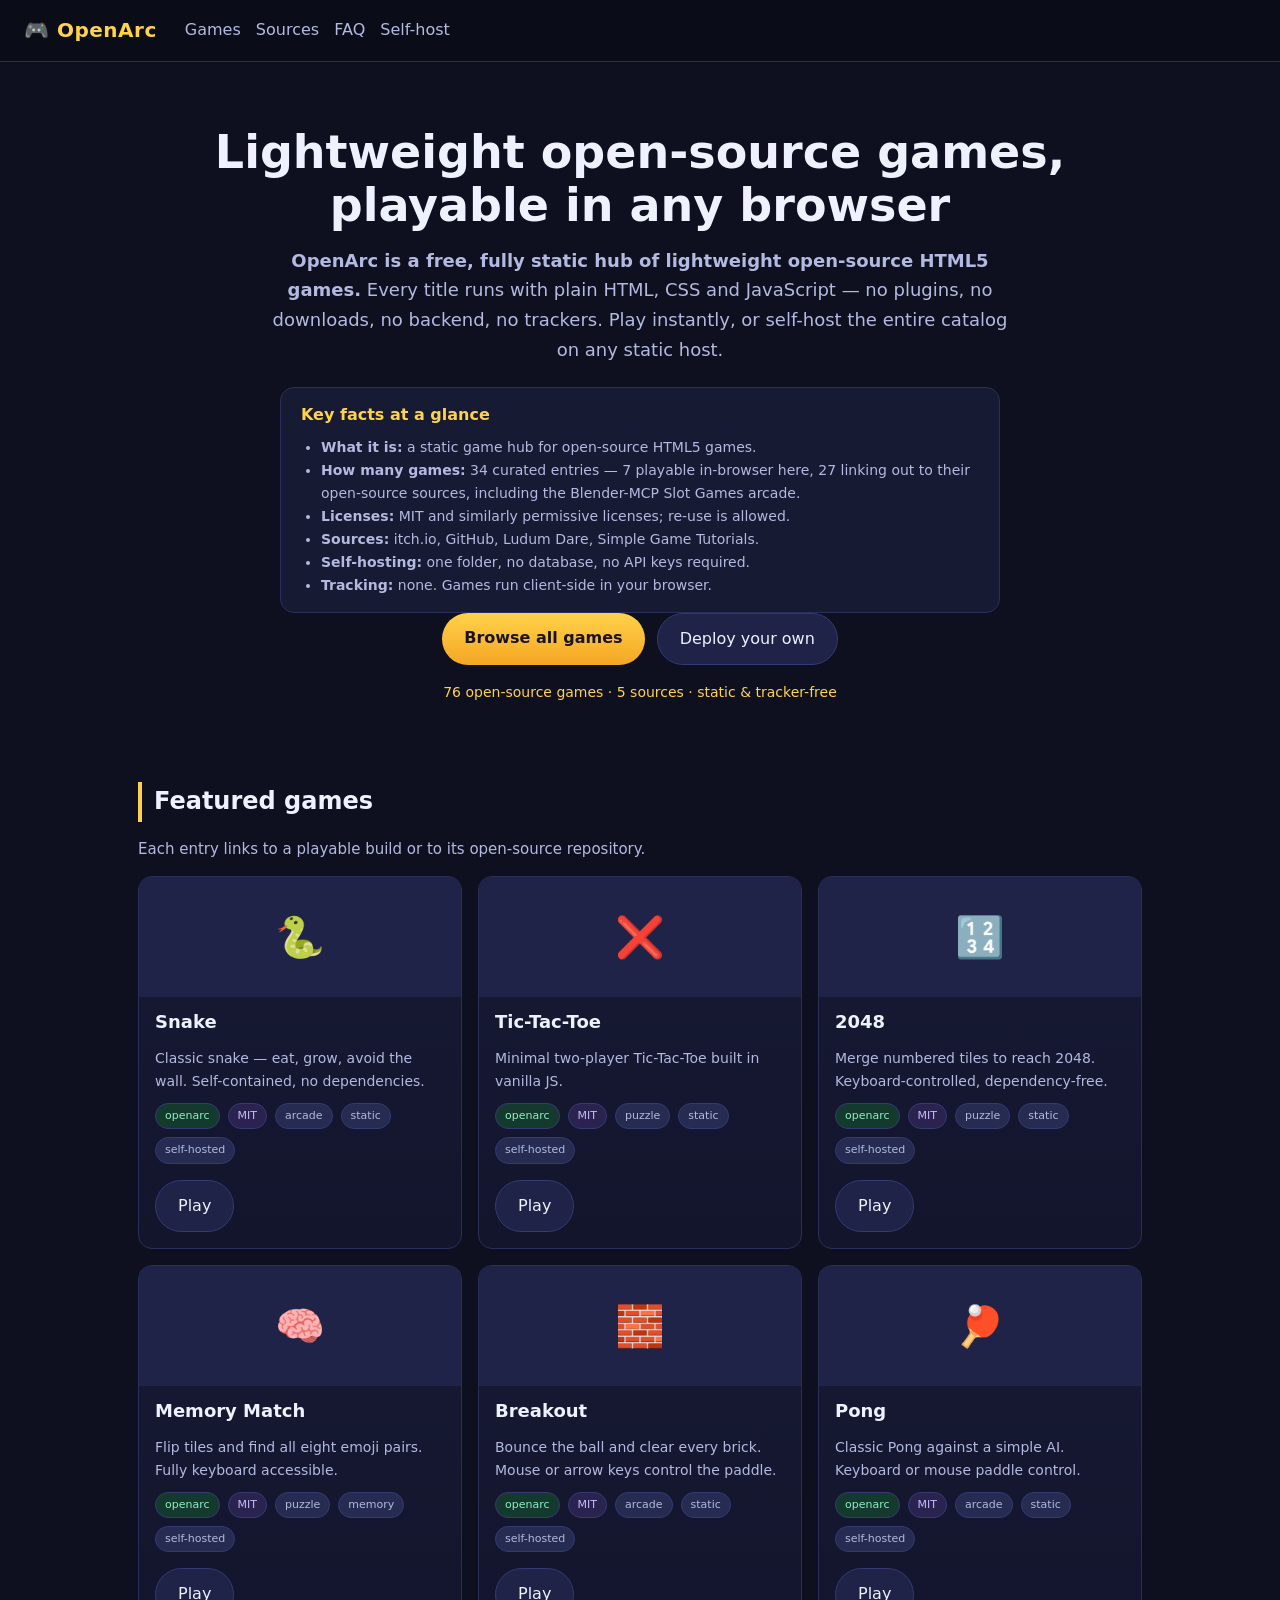
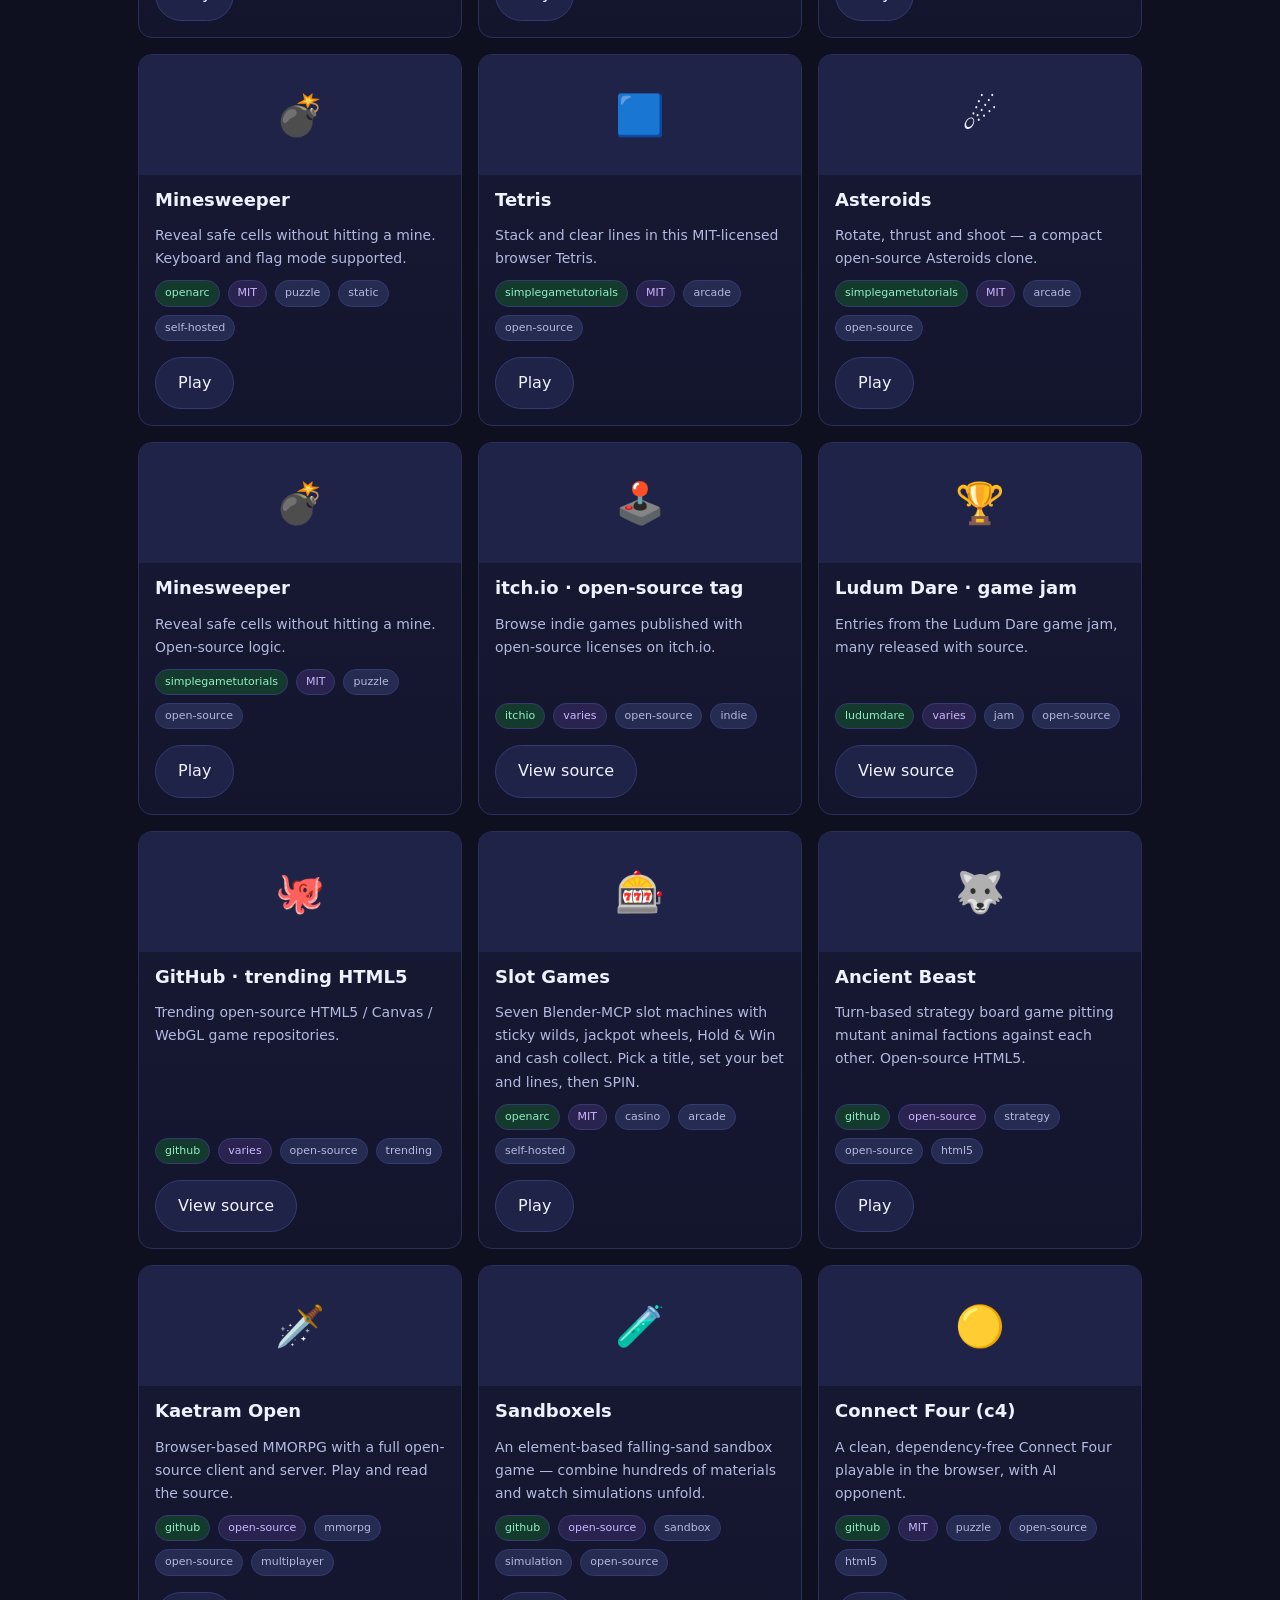
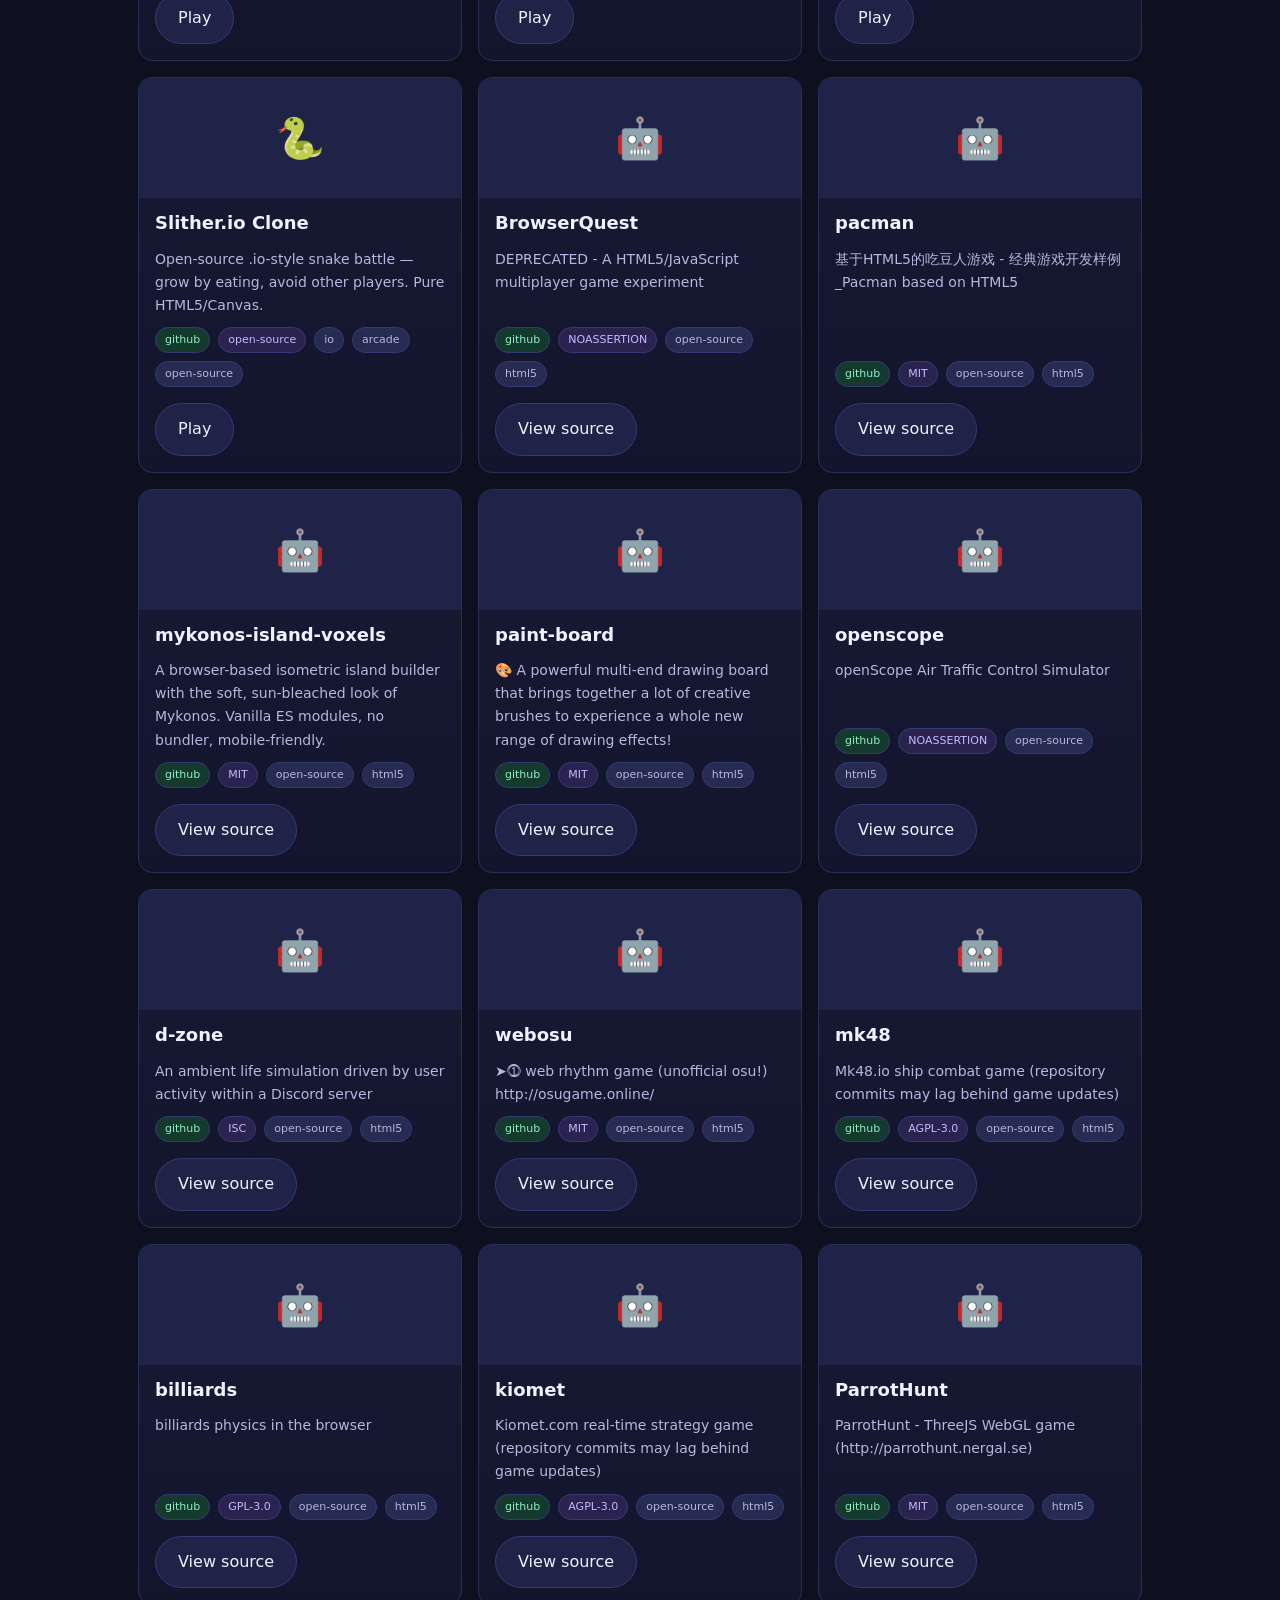
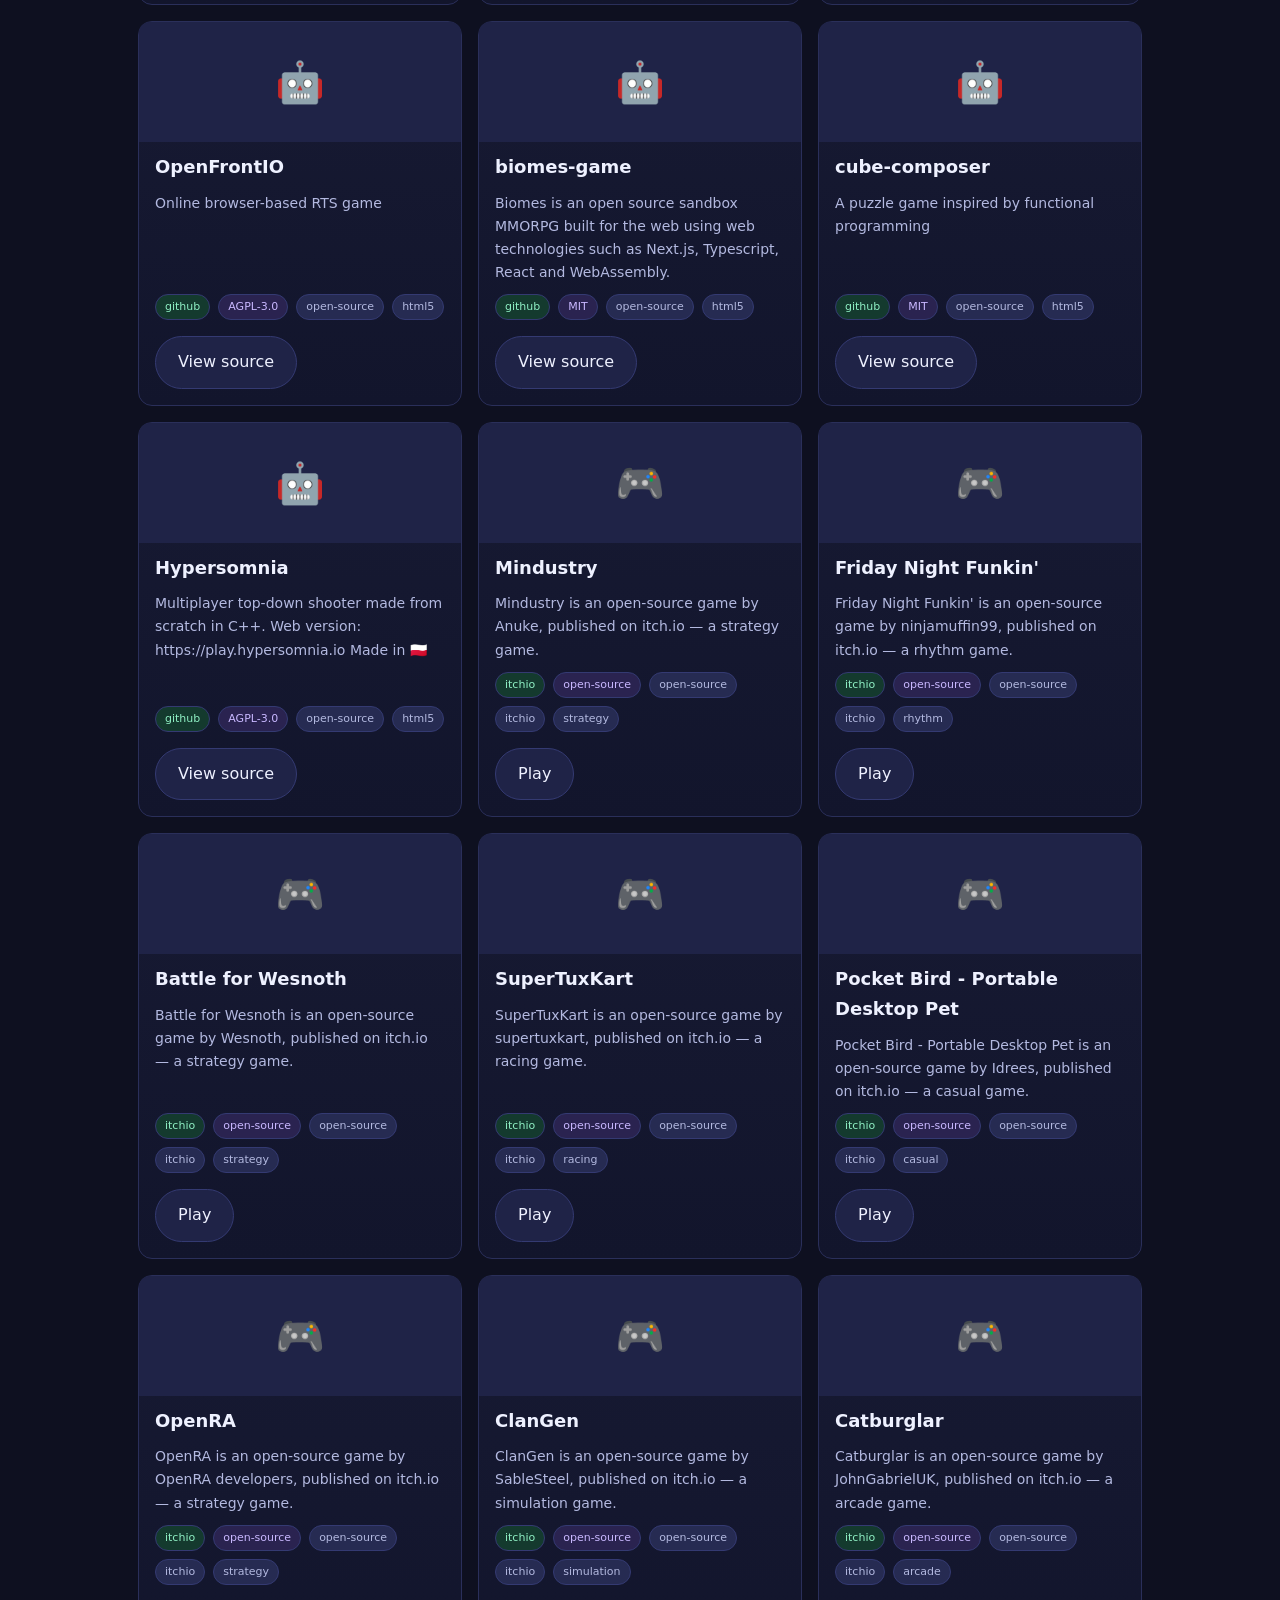
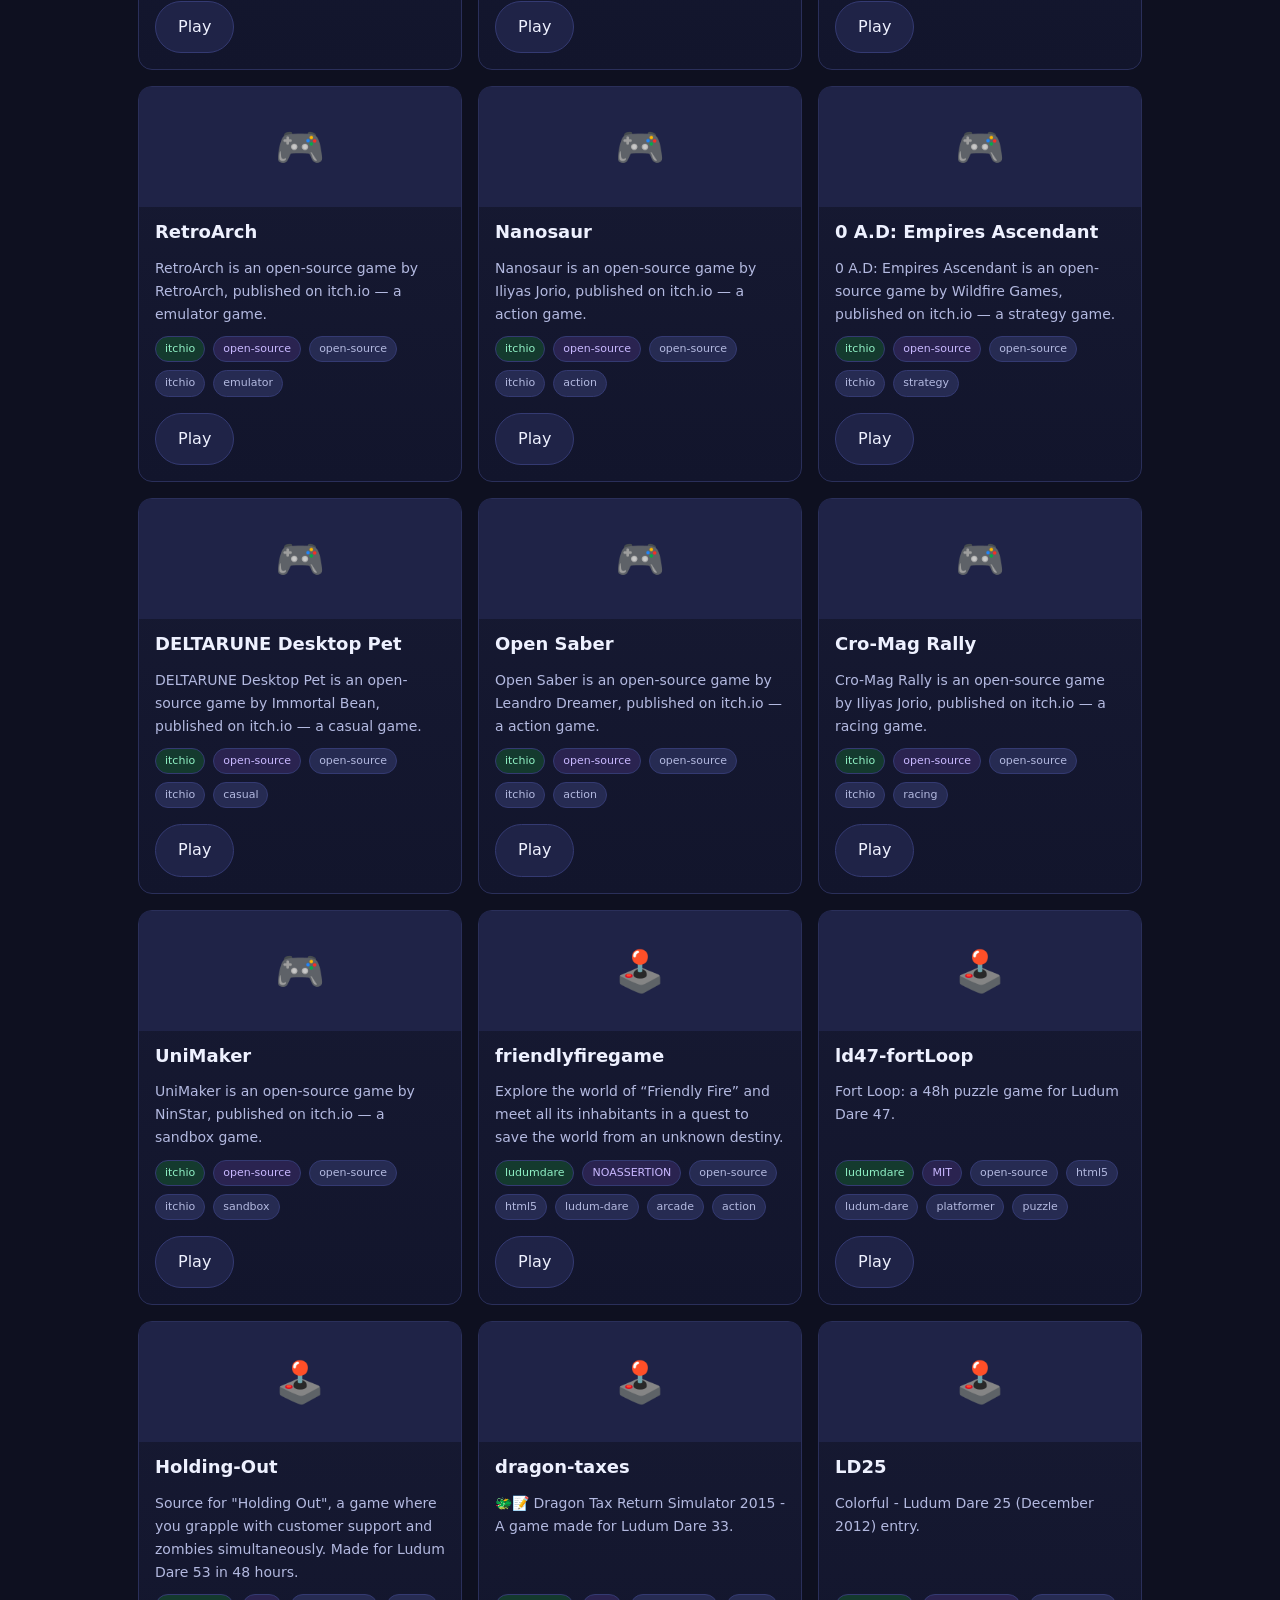
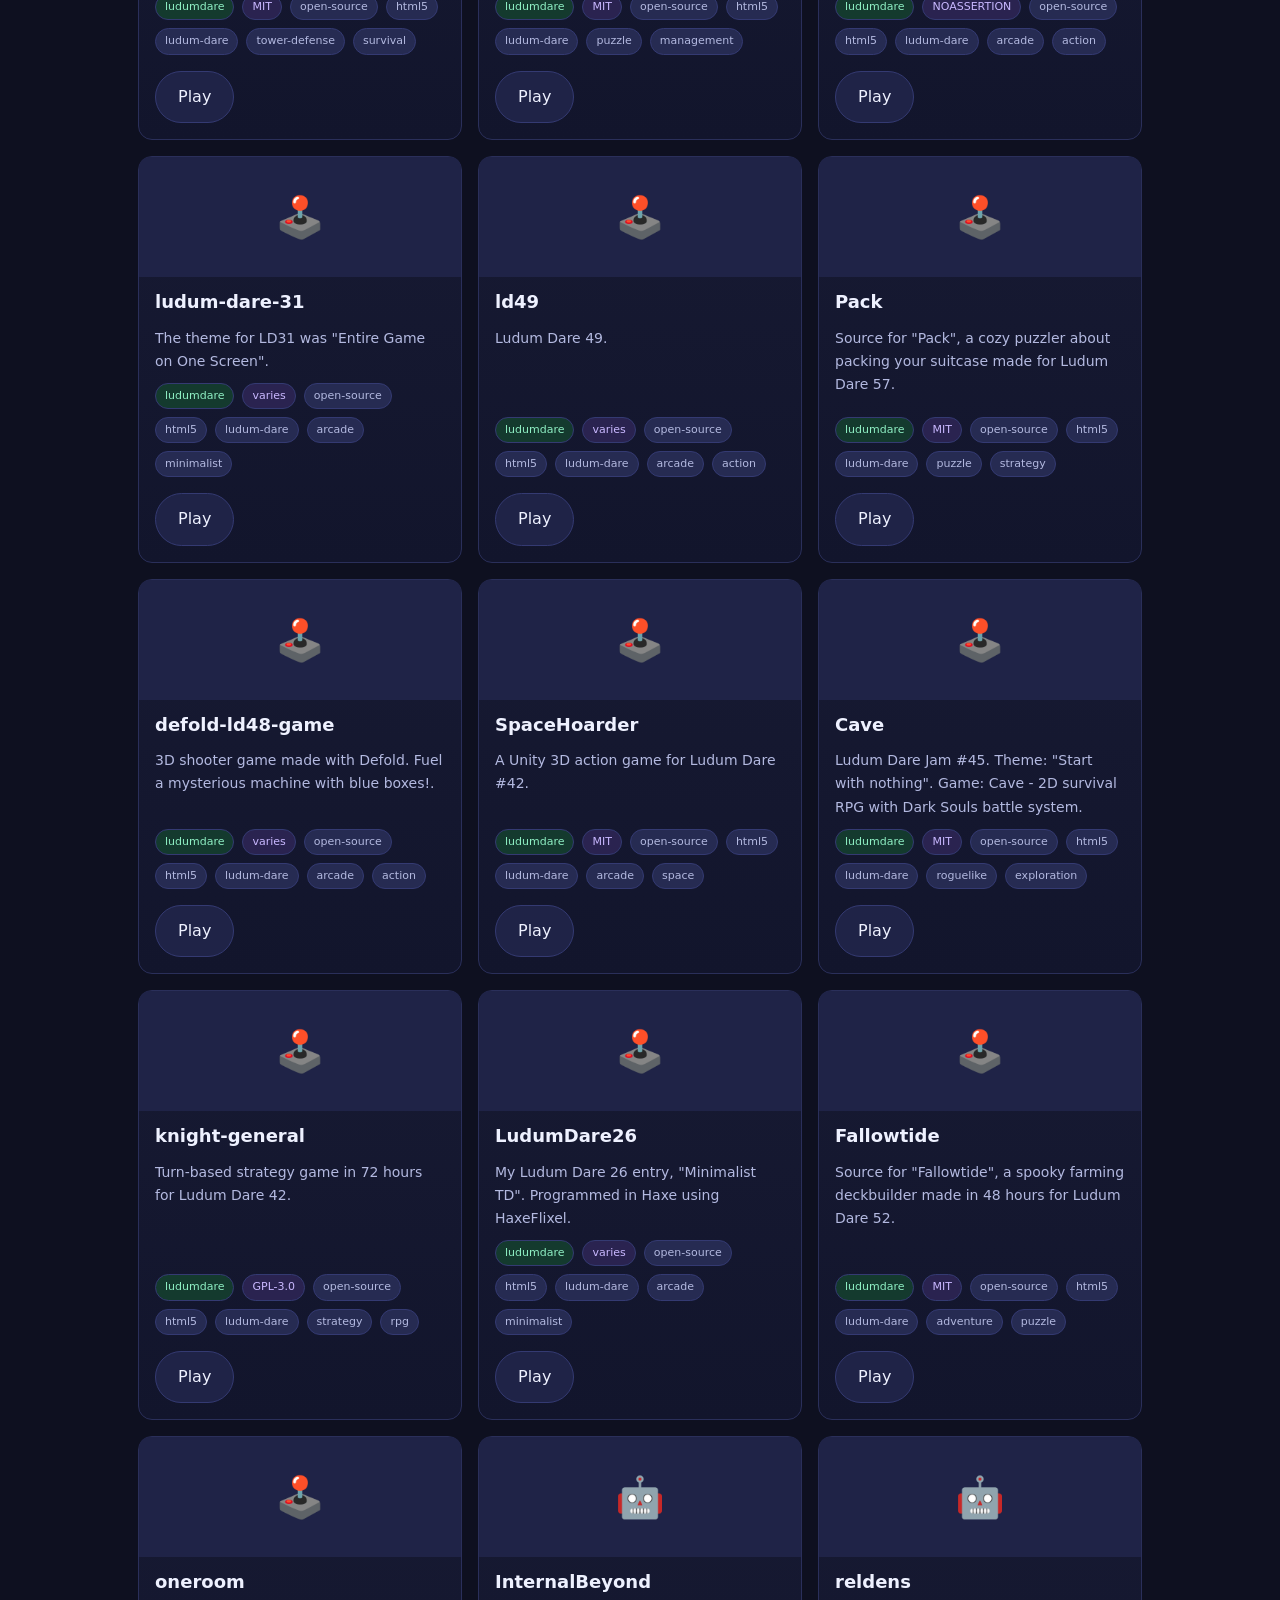
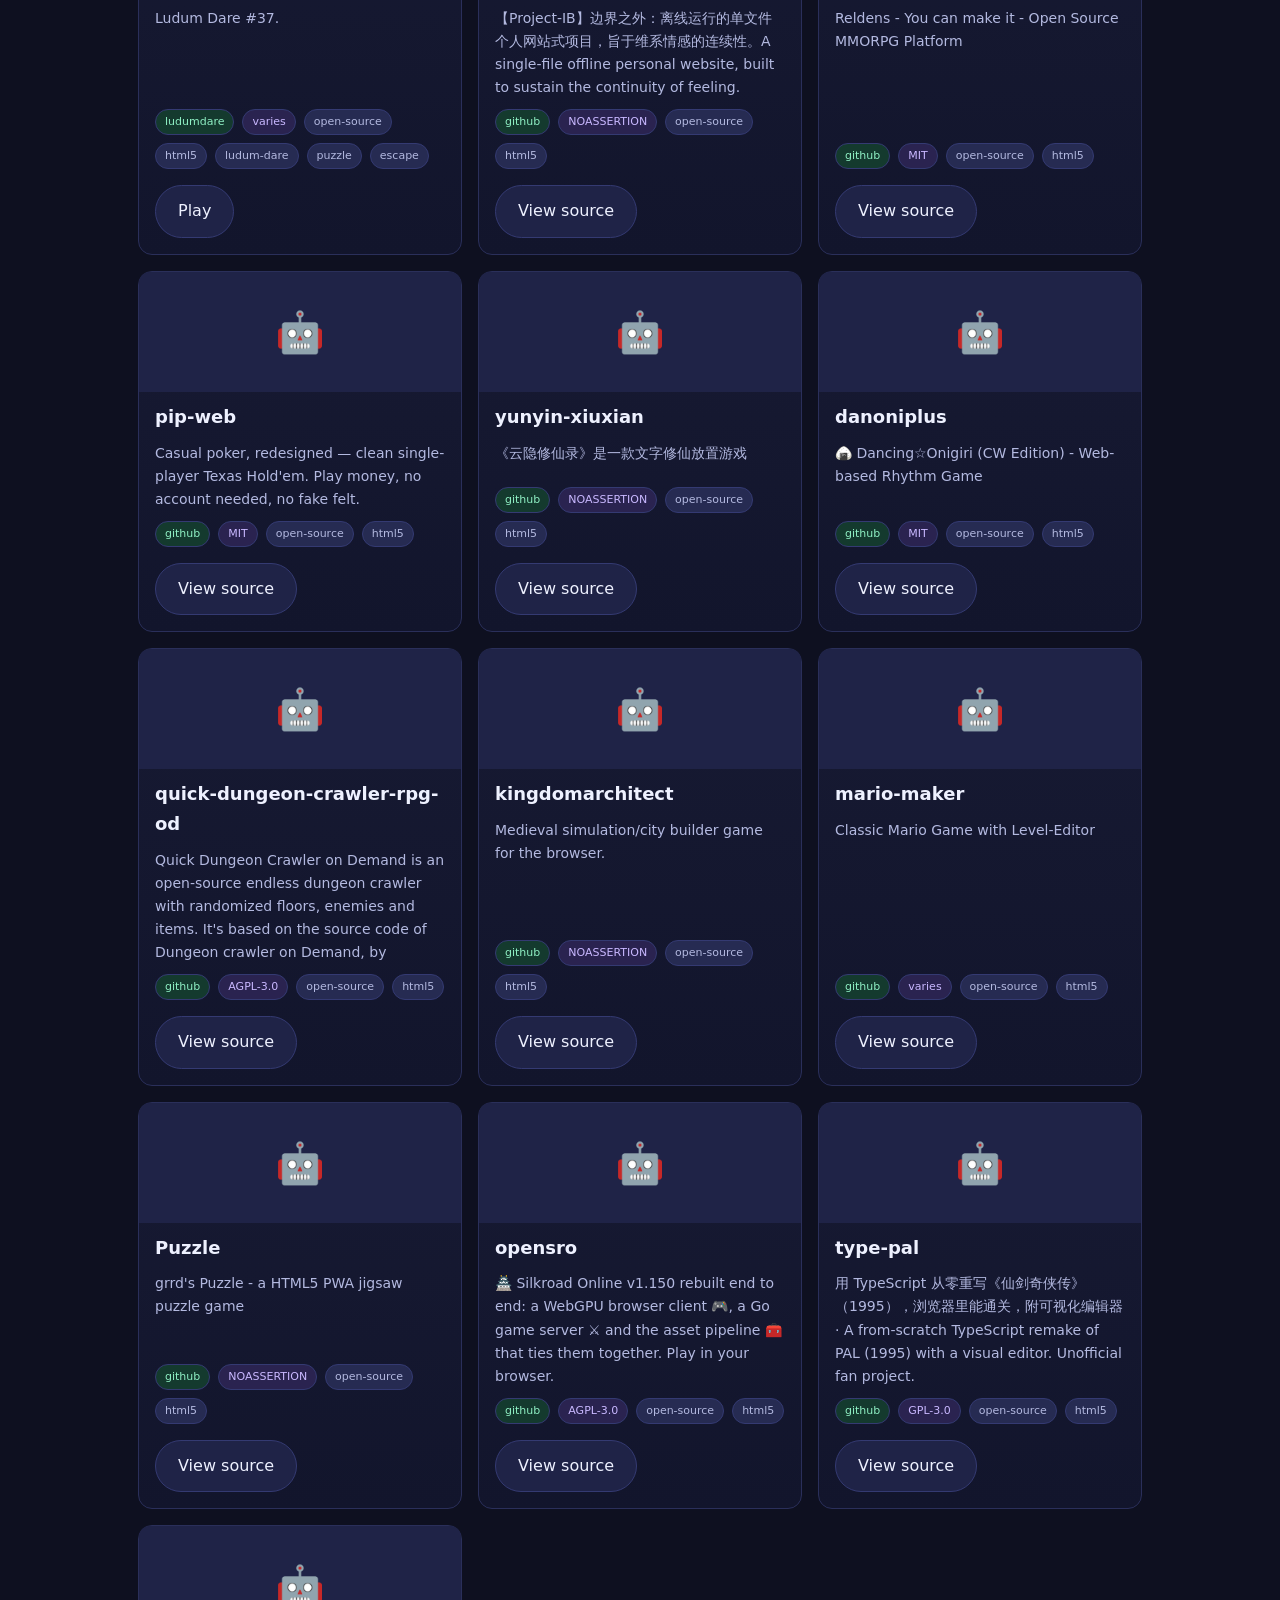
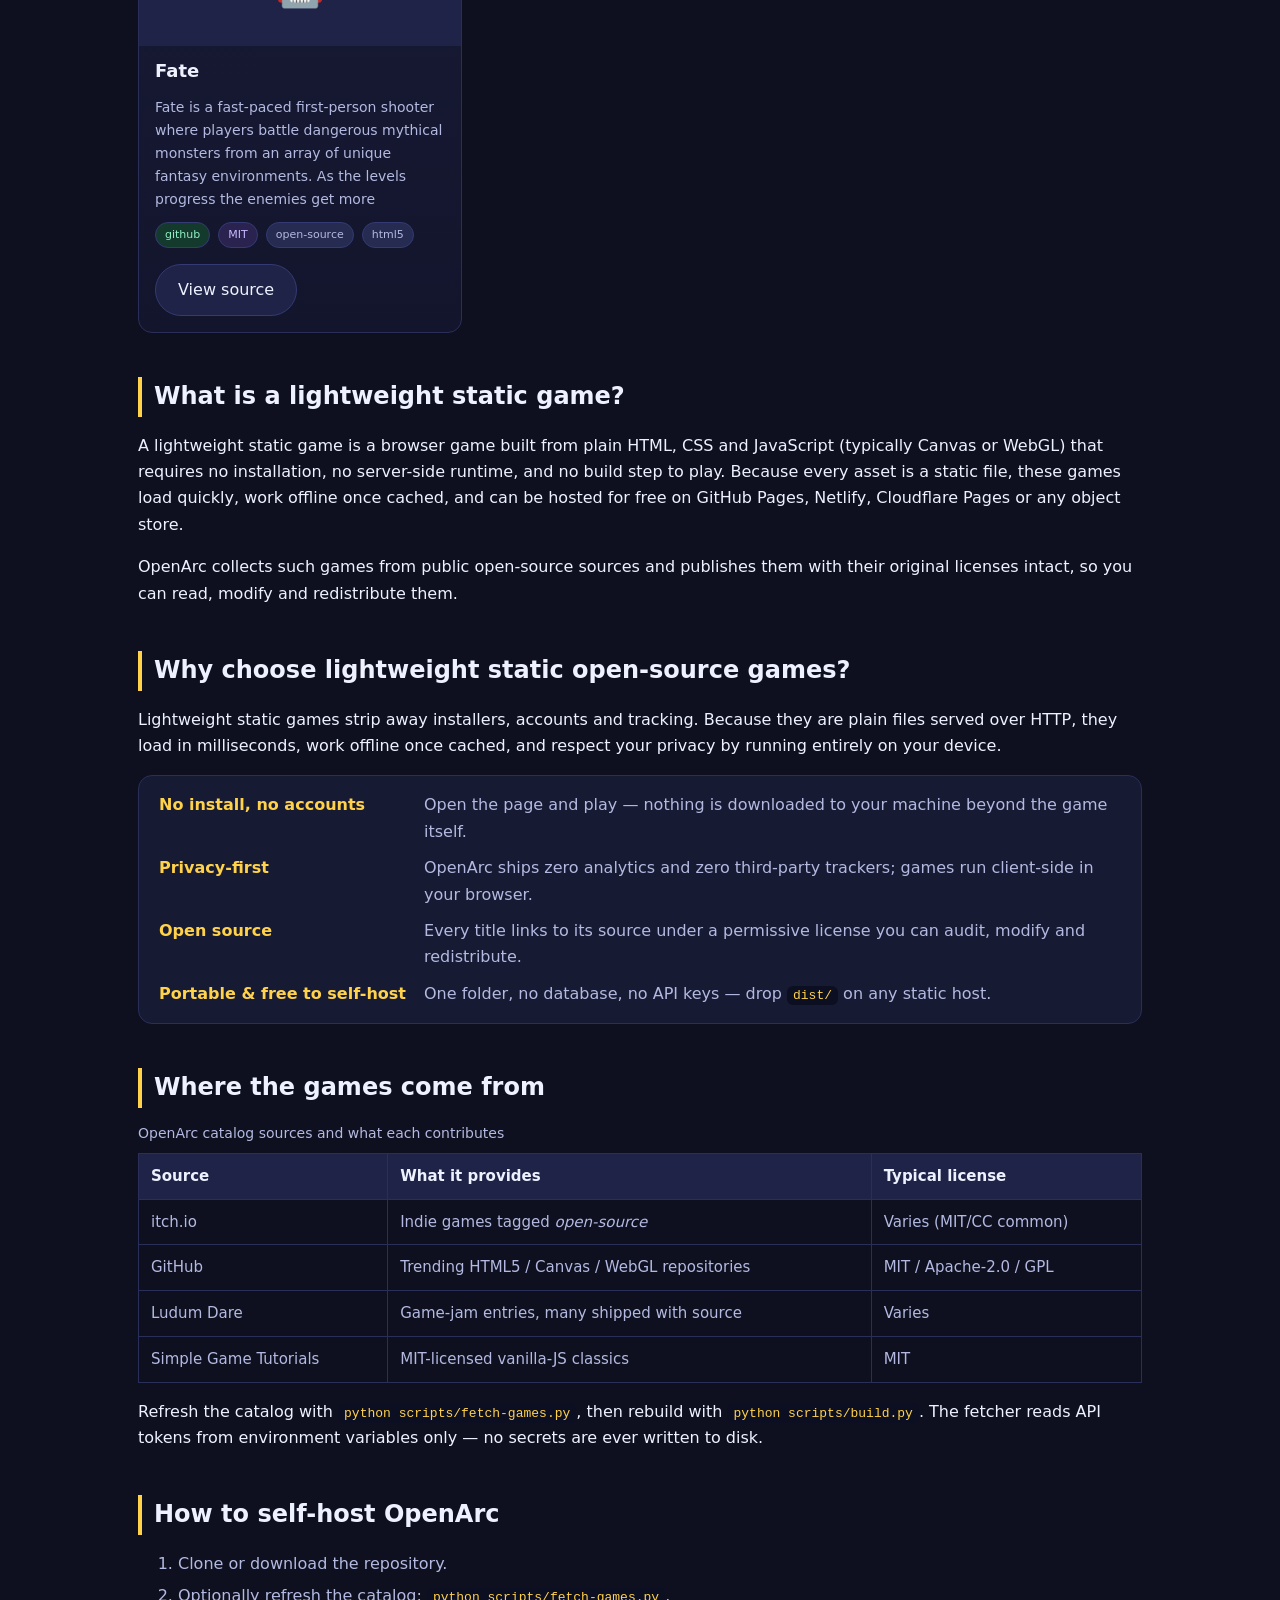
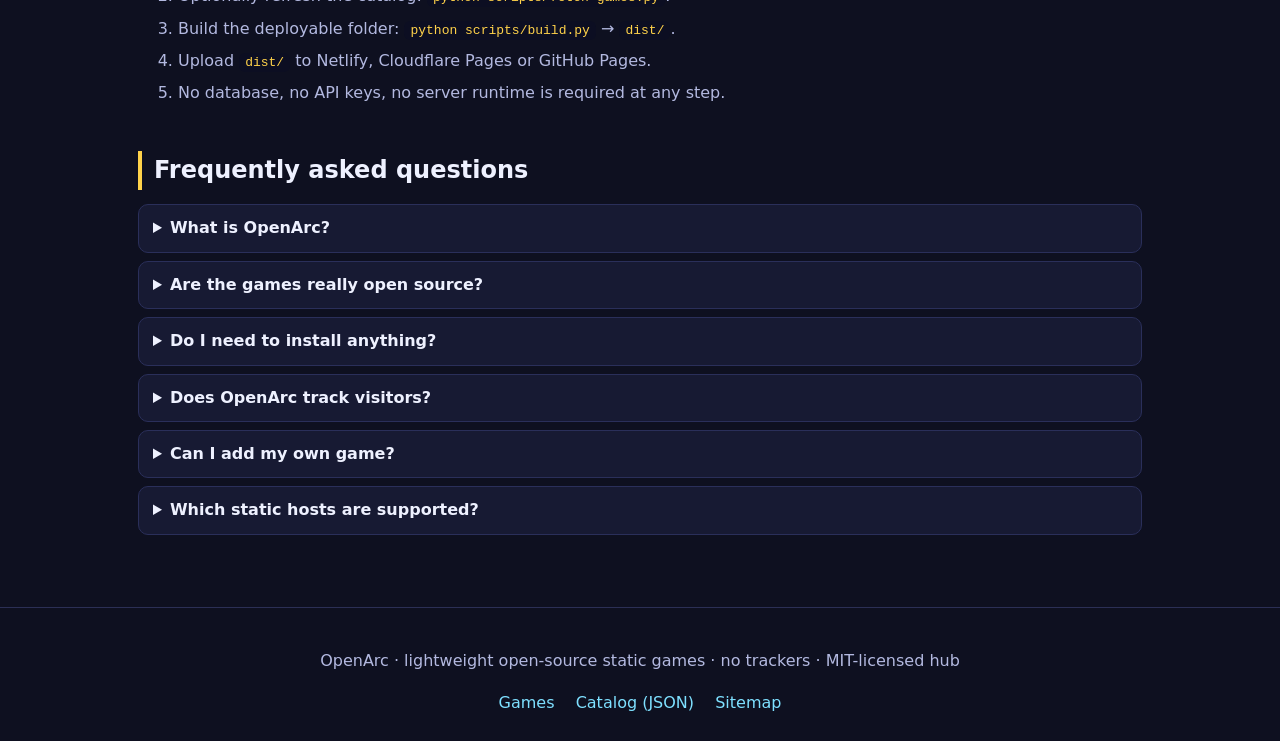
<file: index.html>
<!DOCTYPE html>
<html lang="en">
<head>
  <meta charset="UTF-8" />
  <meta name="viewport" content="width=device-width, initial-scale=1.0" />
  <title>OpenArc — Lightweight Open-Source Static Games You Can Self-Host</title>

  <!-- ============ Core SEO ============ -->
  <meta name="description" content="OpenArc is a free, static hub of lightweight open-source HTML5 games. Play 10+ dependency-free browser games or self-host the whole site. Sources: itch.io, GitHub, Ludum Dare, Simple Game Tutorials." />
  <meta name="keywords" content="open source games, static games, HTML5 games, lightweight browser games, self-host games, itch.io open source, Ludum Dare, Simple Game Tutorials, no download games" />
  <meta name="author" content="OpenArc" />
  <meta name="publisher" content="OpenArc" />
  <meta name="robots" content="index, follow, max-snippet:-1, max-image-preview:large, max-video-preview:-1" />
  <meta name="googlebot" content="index, follow" />
  <meta name="theme-color" content="#0e1020" />
  <meta name="color-scheme" content="dark" />
  <link rel="canonical" href="https://openarc.example.com/" />
  <!--HREFLANG-->
  <link rel="alternate" type="application/json" href="/data/games.json" title="OpenArc game catalog (JSON)" />

  <!-- ============ Open Graph ============ -->
  <meta property="og:type" content="website" />
  <meta property="og:site_name" content="OpenArc" />
  <meta property="og:locale" content="en_US" />
  <meta property="og:title" content="OpenArc — Lightweight Open-Source Static Games You Can Self-Host" />
  <meta property="og:description" content="Play 10+ dependency-free open-source HTML5 games, or self-host the entire static hub. No installs, no trackers, MIT-friendly licenses." />
  <meta property="og:url" content="https://openarc.example.com/" />
  <meta property="og:image" content="https://openarc.example.com/assets/img/cover.png" />
  <meta property="og:image:secure_url" content="https://openarc.example.com/assets/img/cover.png" />
  <meta property="og:image:type" content="image/png" />
  <meta property="og:image:width" content="1200" />
  <meta property="og:image:height" content="630" />
  <meta property="og:image:alt" content="OpenArc logo on a dark gradient — lightweight open-source static games." />

  <!-- ============ Twitter Card ============ -->
  <meta name="twitter:card" content="summary_large_image" />
  <meta name="twitter:site" content="@openarc" />
  <meta name="twitter:creator" content="@openarc" />
  <meta name="twitter:title" content="OpenArc — Lightweight Open-Source Static Games" />
  <meta name="twitter:description" content="Play or self-host 10+ dependency-free open-source HTML5 games. No installs, no trackers." />
  <meta name="twitter:image" content="https://openarc.example.com/assets/img/cover.png" />
  <meta name="twitter:image:alt" content="OpenArc — lightweight open-source static games." />

  <!-- ============ Performance ============ -->
  <link rel="preload" href="/assets/css/style.css" as="style" />
  <link rel="stylesheet" href="/assets/css/style.css" />
  <link rel="icon" href="data:image/svg+xml,<svg xmlns='http://www.w3.org/2000/svg' viewBox='0 0 16 16'><text y='14' font-size='14'>🎮</text></svg>" />

  <!-- ============ Structured data ============ -->
  <!--SITE_JSONLD-->
  <script type="application/ld+json">
  {"@context":"https://schema.org","@type":"BreadcrumbList","itemListElement":[
    {"@type":"ListItem","position":1,"name":"Home","item":"https://openarc.example.com/"},
    {"@type":"ListItem","position":2,"name":"Games","item":"https://openarc.example.com/games.html"}]}
  </script>
  <!--ITEMLIST_JSONLD-->
</head>
<body>
  <a class="skip-link" href="#main">Skip to main content</a>

  <header class="site-header">
    <a class="brand" href="/">🎮 OpenArc</a>
    <nav aria-label="Primary">
      <a href="/games.html">Games</a>
      <a href="#sources">Sources</a>
      <a href="#faq">FAQ</a>
      <a href="#selfhost">Self-host</a>
    </nav>
  </header>

  <main id="main">
    <!-- ================= HERO ================= -->
    <article class="hero" aria-labelledby="hero-h">
      <h1 id="hero-h">Lightweight open-source games, playable in any browser</h1>
      <p class="lead">
        <strong>OpenArc is a free, fully static hub of lightweight open-source HTML5 games.</strong>
        Every title runs with plain HTML, CSS and JavaScript — no plugins, no downloads, no
        backend, no trackers. Play instantly, or self-host the entire catalog on any static host.
      </p>

      <!-- GEO: extractable key-fact block for AI summarisation -->
      <section class="tldr" aria-labelledby="tldr-h">
        <h2 id="tldr-h">Key facts at a glance</h2>
        <ul>
          <li><strong>What it is:</strong> a static game hub for open-source HTML5 games.</li>
          <li><strong>How many games:</strong> 34 curated entries — 7 playable in-browser here, 27 linking out to their open-source sources, including the Blender-MCP Slot Games arcade.</li>
          <li><strong>Licenses:</strong> MIT and similarly permissive licenses; re-use is allowed.</li>
          <li><strong>Sources:</strong> itch.io, GitHub, Ludum Dare, Simple Game Tutorials.</li>
          <li><strong>Self-hosting:</strong> one folder, no database, no API keys required.</li>
          <li><strong>Tracking:</strong> none. Games run client-side in your browser.</li>
        </ul>
      </section>

      <div class="cta">
        <a class="btn primary" href="/games.html">Browse all games</a>
        <a class="btn" href="#selfhost">Deploy your own</a>
      </div>
      <p class="stats" id="stats"></p>
    </article>

    <!-- ================= GAMES (pre-rendered at build time) ================= -->
    <section aria-labelledby="featured-h">
      <h2 id="featured-h">Featured games</h2>
      <p class="section-note">
        Each entry links to a playable build or to its open-source repository.
      </p>
      <ul id="games-grid" class="grid">
        <!--STATIC_GAMES-->
      </ul>
      <noscript>
        <p class="section-note">
          JavaScript is disabled — the full catalog above is still readable, and every game link
          works directly. Browse the machine-readable list at <a href="/data/games.json">games.json</a>.
        </p>
      </noscript>
    </section>

    <!-- ================= DEFINITION (GEO) ================= -->
    <section id="about" aria-labelledby="about-h">
      <h2 id="about-h">What is a lightweight static game?</h2>
      <p>
        A lightweight static game is a browser game built from plain HTML, CSS and JavaScript
        (typically Canvas or WebGL) that requires no installation, no server-side runtime, and no
        build step to play. Because every asset is a static file, these games load quickly, work
        offline once cached, and can be hosted for free on GitHub Pages, Netlify, Cloudflare Pages
        or any object store.
      </p>
      <p>
        OpenArc collects such games from public open-source sources and publishes them with their
        original licenses intact, so you can read, modify and redistribute them.
      </p>
    </section>

    <!-- ================= WHY (GEO structured content block) ================= -->
    <section id="why" aria-labelledby="why-h">
      <h2 id="why-h">Why choose lightweight static open-source games?</h2>
      <p>
        Lightweight static games strip away installers, accounts and tracking. Because
        they are plain files served over HTTP, they load in milliseconds, work offline
        once cached, and respect your privacy by running entirely on your device.
      </p>
      <dl class="why-list">
        <dt>No install, no accounts</dt>
        <dd>Open the page and play — nothing is downloaded to your machine beyond the game itself.</dd>
        <dt>Privacy-first</dt>
        <dd>OpenArc ships zero analytics and zero third-party trackers; games run client-side in your browser.</dd>
        <dt>Open source</dt>
        <dd>Every title links to its source under a permissive license you can audit, modify and redistribute.</dd>
        <dt>Portable &amp; free to self-host</dt>
        <dd>One folder, no database, no API keys — drop <code>dist/</code> on any static host.</dd>
      </dl>
    </section>

    <!-- ================= SOURCES TABLE ================= -->
    <section id="sources" aria-labelledby="src-h">
      <h2 id="src-h">Where the games come from</h2>
      <table class="src-table">
        <caption>OpenArc catalog sources and what each contributes</caption>
        <thead>
          <tr><th scope="col">Source</th><th scope="col">What it provides</th><th scope="col">Typical license</th></tr>
        </thead>
        <tbody>
          <tr><td>itch.io</td><td>Indie games tagged <em>open-source</em></td><td>Varies (MIT/CC common)</td></tr>
          <tr><td>GitHub</td><td>Trending HTML5 / Canvas / WebGL repositories</td><td>MIT / Apache-2.0 / GPL</td></tr>
          <tr><td>Ludum Dare</td><td>Game-jam entries, many shipped with source</td><td>Varies</td></tr>
          <tr><td>Simple Game Tutorials</td><td>MIT-licensed vanilla-JS classics</td><td>MIT</td></tr>
        </tbody>
      </table>
      <p>
        Refresh the catalog with <code>python scripts/fetch-games.py</code>, then rebuild with
        <code>python scripts/build.py</code>. The fetcher reads API tokens from environment
        variables only — no secrets are ever written to disk.
      </p>
    </section>

    <!-- ================= SELF-HOST ================= -->
    <section id="selfhost" aria-labelledby="sh-h">
      <h2 id="sh-h">How to self-host OpenArc</h2>
      <ol class="steps">
        <li>Clone or download the repository.</li>
        <li>Optionally refresh the catalog: <code>python scripts/fetch-games.py</code>.</li>
        <li>Build the deployable folder: <code>python scripts/build.py</code> → <code>dist/</code>.</li>
        <li>Upload <code>dist/</code> to Netlify, Cloudflare Pages or GitHub Pages.</li>
        <li>No database, no API keys, no server runtime is required at any step.</li>
      </ol>
      <script type="application/ld+json">
      {"@context":"https://schema.org","@type":"HowTo","name":"How to self-host OpenArc",
       "description":"Deploy the OpenArc static games hub to any static host in four steps.",
       "totalTime":"PT5M",
       "step":[
         {"@type":"HowToStep","position":1,"name":"Get the source","text":"Clone or download the OpenArc repository."},
         {"@type":"HowToStep","position":2,"name":"Refresh catalog","text":"Run scripts/fetch-games.py to pull public open-source game listings."},
         {"@type":"HowToStep","position":3,"name":"Build","text":"Run scripts/build.py to pre-render the site into dist/."},
         {"@type":"HowToStep","position":4,"name":"Deploy","text":"Upload dist/ to Netlify, Cloudflare Pages or GitHub Pages."}]}
      </script>
    </section>

    <!-- ================= FAQ (GEO) ================= -->
    <section id="faq" aria-labelledby="faq-h">
      <h2 id="faq-h">Frequently asked questions</h2>
      <div class="faq">
        <details>
          <summary>What is OpenArc?</summary>
          <p>OpenArc is a free, static catalog of lightweight open-source HTML5 games that you can play in a browser or self-host. It aggregates public listings from itch.io, GitHub, Ludum Dare and Simple Game Tutorials.</p>
        </details>
        <details>
          <summary>Are the games really open source?</summary>
          <p>Yes. Every catalog entry carries a license — most are MIT, some vary (shown per card). OpenArc links directly to the source repository so you can audit, modify and redistribute the code.</p>
        </details>
        <details>
          <summary>Do I need to install anything?</summary>
          <p>No. Games run in the browser with plain HTML, CSS and JavaScript. There are no plugins, no downloads and no accounts.</p>
        </details>
        <details>
          <summary>Does OpenArc track visitors?</summary>
          <p>No. The site ships zero analytics, zero cookies and zero third-party trackers. Games execute locally in your browser.</p>
        </details>
        <details>
          <summary>Can I add my own game?</summary>
          <p>Yes. Add a static HTML file under <code>play/</code> and append its metadata to <code>data/games.json</code>, then rebuild with <code>scripts/build.py</code>.</p>
        </details>
        <details>
          <summary>Which static hosts are supported?</summary>
          <p>Any host that serves files: Netlify, Cloudflare Pages, GitHub Pages, Vercel, S3 or a plain nginx folder. <code>netlify.toml</code> is included for Netlify.</p>
        </details>
      </div>
      <script type="application/ld+json">
      {"@context":"https://schema.org","@type":"FAQPage","mainEntity":[
        {"@type":"Question","name":"What is OpenArc?","acceptedAnswer":{"@type":"Answer","text":"OpenArc is a free static catalog of lightweight open-source HTML5 games you can play in a browser or self-host. It aggregates public listings from itch.io, GitHub, Ludum Dare and Simple Game Tutorials."}},
        {"@type":"Question","name":"Are the games really open source?","acceptedAnswer":{"@type":"Answer","text":"Yes. Every catalog entry carries a license, most commonly MIT, and links directly to the source repository."}},
        {"@type":"Question","name":"Do I need to install anything?","acceptedAnswer":{"@type":"Answer","text":"No. Games run in the browser with plain HTML, CSS and JavaScript; there are no plugins, downloads or accounts."}},
        {"@type":"Question","name":"Does OpenArc track visitors?","acceptedAnswer":{"@type":"Answer","text":"No. OpenArc ships zero analytics, cookies and third-party trackers; games execute locally in your browser."}},
        {"@type":"Question","name":"Can I add my own game?","acceptedAnswer":{"@type":"Answer","text":"Yes. Add a static HTML file under play/ and append its metadata to data/games.json, then rebuild with scripts/build.py."}},
        {"@type":"Question","name":"Which static hosts are supported?","acceptedAnswer":{"@type":"Answer","text":"Any file host: Netlify, Cloudflare Pages, GitHub Pages, Vercel, S3 or plain nginx. A netlify.toml is included."}}]}
      </script>
    </section>
  </main>

  <footer class="site-footer">
    <p>OpenArc · lightweight open-source static games · no trackers · MIT-licensed hub</p>
    <nav aria-label="Footer">
      <a href="/games.html">Games</a>
      <a href="/data/games.json">Catalog (JSON)</a>
      <a href="/sitemap.xml">Sitemap</a>
    </nav>
  </footer>

  <script src="/assets/js/main.js" defer></script>
</body>
</html>
</file>
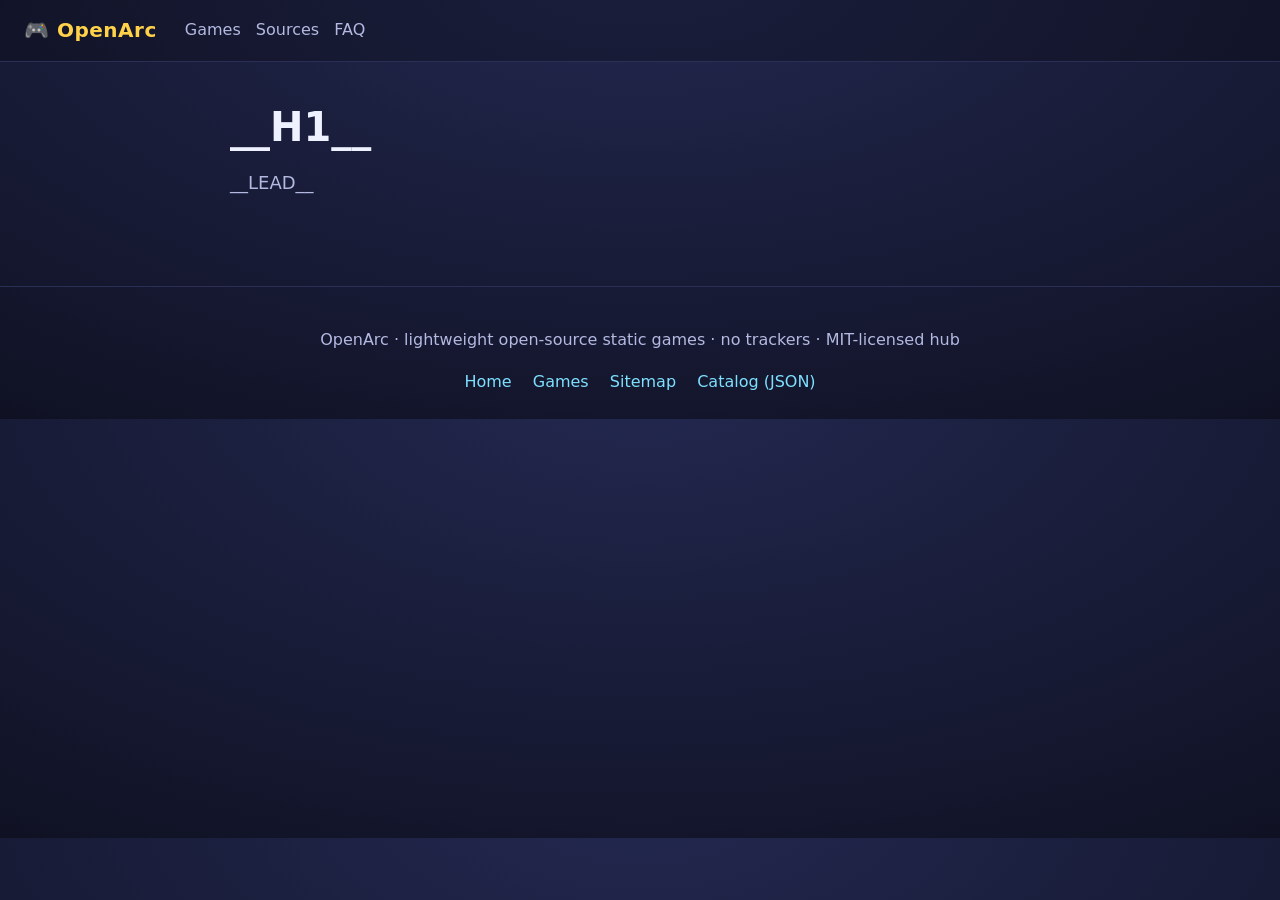
<file: game.html>
<!DOCTYPE html>
<html lang="en">
<head>
  <meta charset="UTF-8" />
  <meta name="viewport" content="width=device-width, initial-scale=1.0" />
  <title>__TITLE__</title>

  <!-- Core SEO (per-game, unique) -->
  <meta name="description" content="__DESC__" />
  <meta name="keywords" content="__KEYWORDS__" />
  <meta name="robots" content="index, follow, max-image-preview:large" />
  <link rel="canonical" href="__CANON__" />
  <!--HREFLANG-->

  <!-- Open Graph -->
  <meta property="og:type" content="website" />
  <meta property="og:site_name" content="OpenArc" />
  <meta property="og:locale" content="en_US" />
  <meta property="og:title" content="__OG_TITLE__" />
  <meta property="og:description" content="__OG_DESC__" />
  <meta property="og:url" content="__CANON__" />
  <meta property="og:image" content="__OG_IMG__" />
  <meta property="og:image:width" content="1200" />
  <meta property="og:image:height" content="630" />

  <!-- Twitter Card -->
  <meta name="twitter:card" content="summary_large_image" />
  <meta name="twitter:site" content="@openarc" />
  <meta name="twitter:title" content="__TW_TITLE__" />
  <meta name="twitter:description" content="__TW_DESC__" />
  <meta name="twitter:image" content="__OG_IMG__" />

  <link rel="stylesheet" href="/assets/css/style.css" />
  <!--JSONLD-->
  <!--SITE_JSONLD-->
</head>
<body>
  <a class="skip-link" href="#main">Skip to main content</a>

  <header class="site-header">
    <a class="brand" href="/">🎮 OpenArc</a>
    <nav aria-label="Primary">
      <a href="/games.html">Games</a>
      <a href="/#sources">Sources</a>
      <a href="/#faq">FAQ</a>
    </nav>
  </header>

  <main id="main">
    <!--BREADCRUMB-->
    <article class="game-detail" aria-labelledby="t">
      <h1 id="t">__H1__</h1>
      <p class="lead">__LEAD__</p>
      <!--GAME_CONTENT-->
    </article>
  </main>

  <footer class="site-footer">
    <p>OpenArc · lightweight open-source static games · no trackers · MIT-licensed hub</p>
    <nav aria-label="Footer">
      <a href="/">Home</a>
      <a href="/games.html">Games</a>
      <a href="/sitemap.xml">Sitemap</a>
      <a href="/data/games.json">Catalog (JSON)</a>
    </nav>
  </footer>

  <script src="/assets/js/main.js" defer></script>
</body>
</html>
</file>
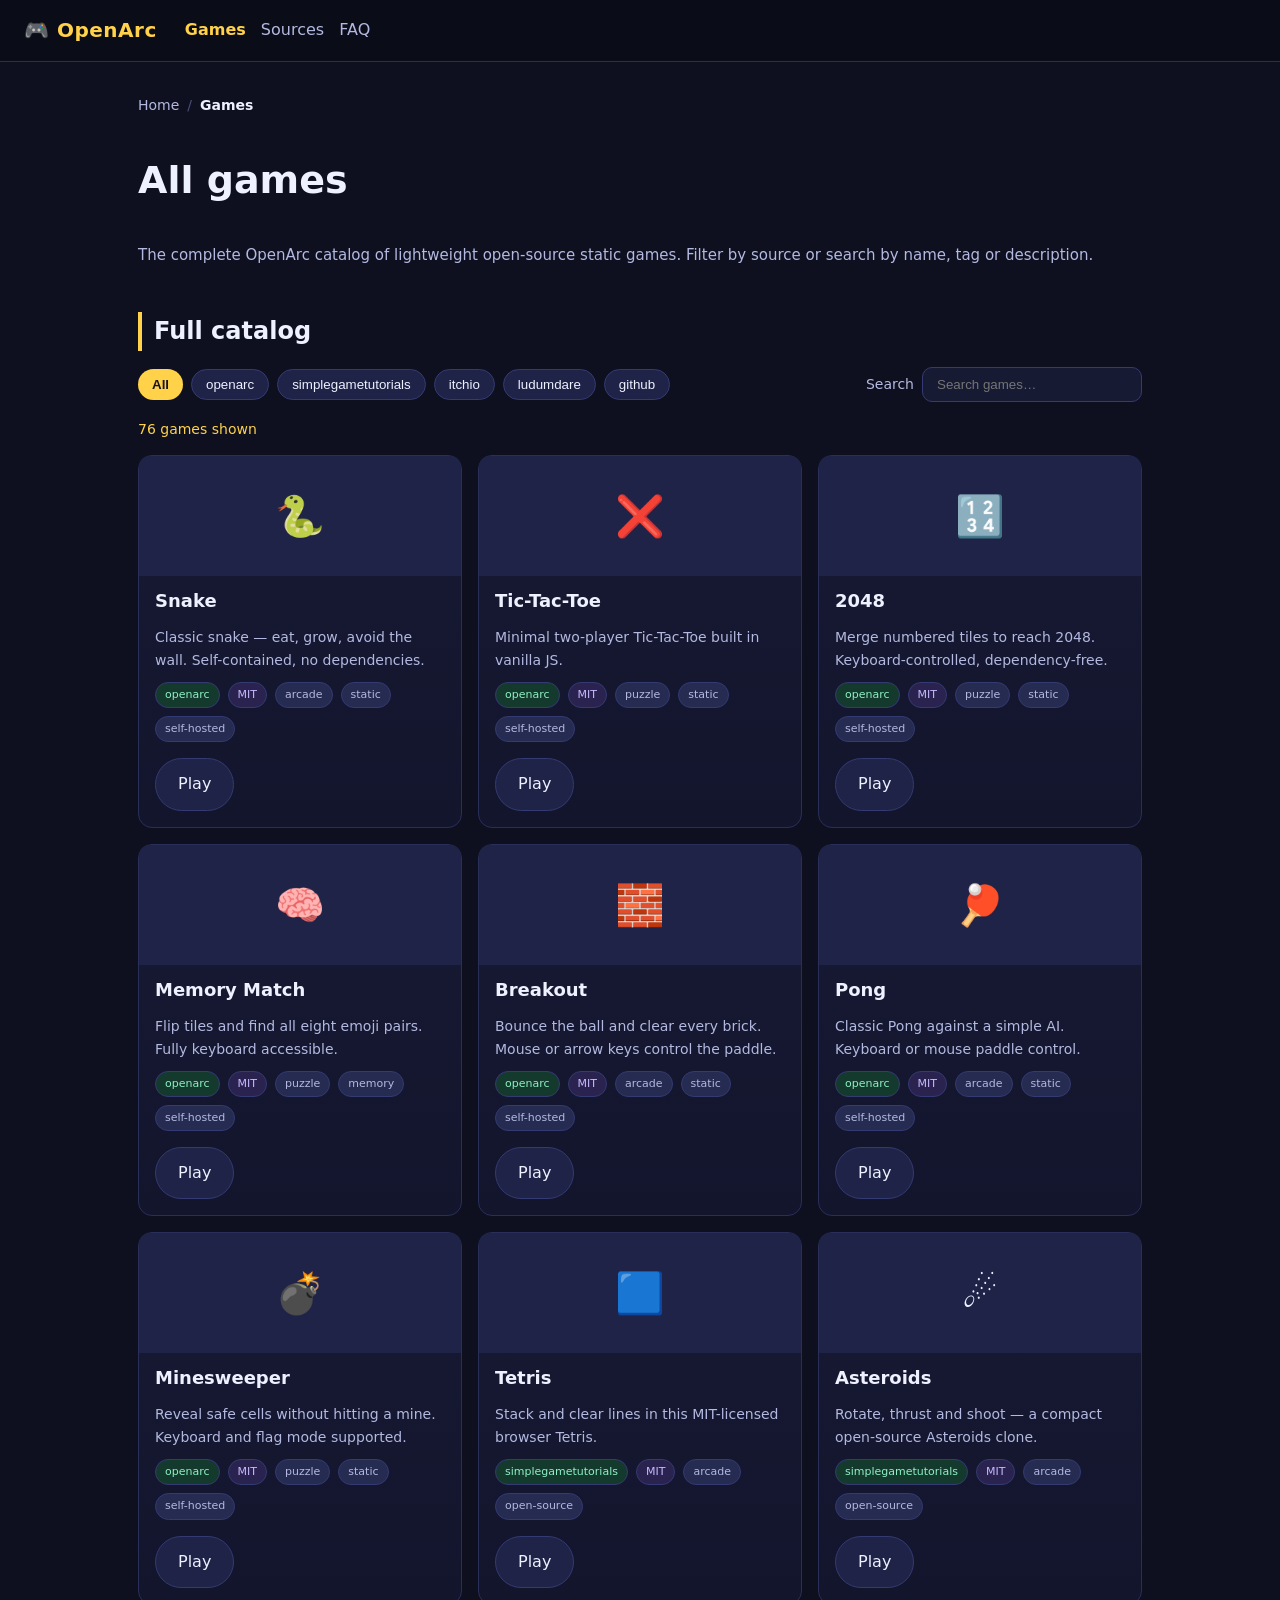
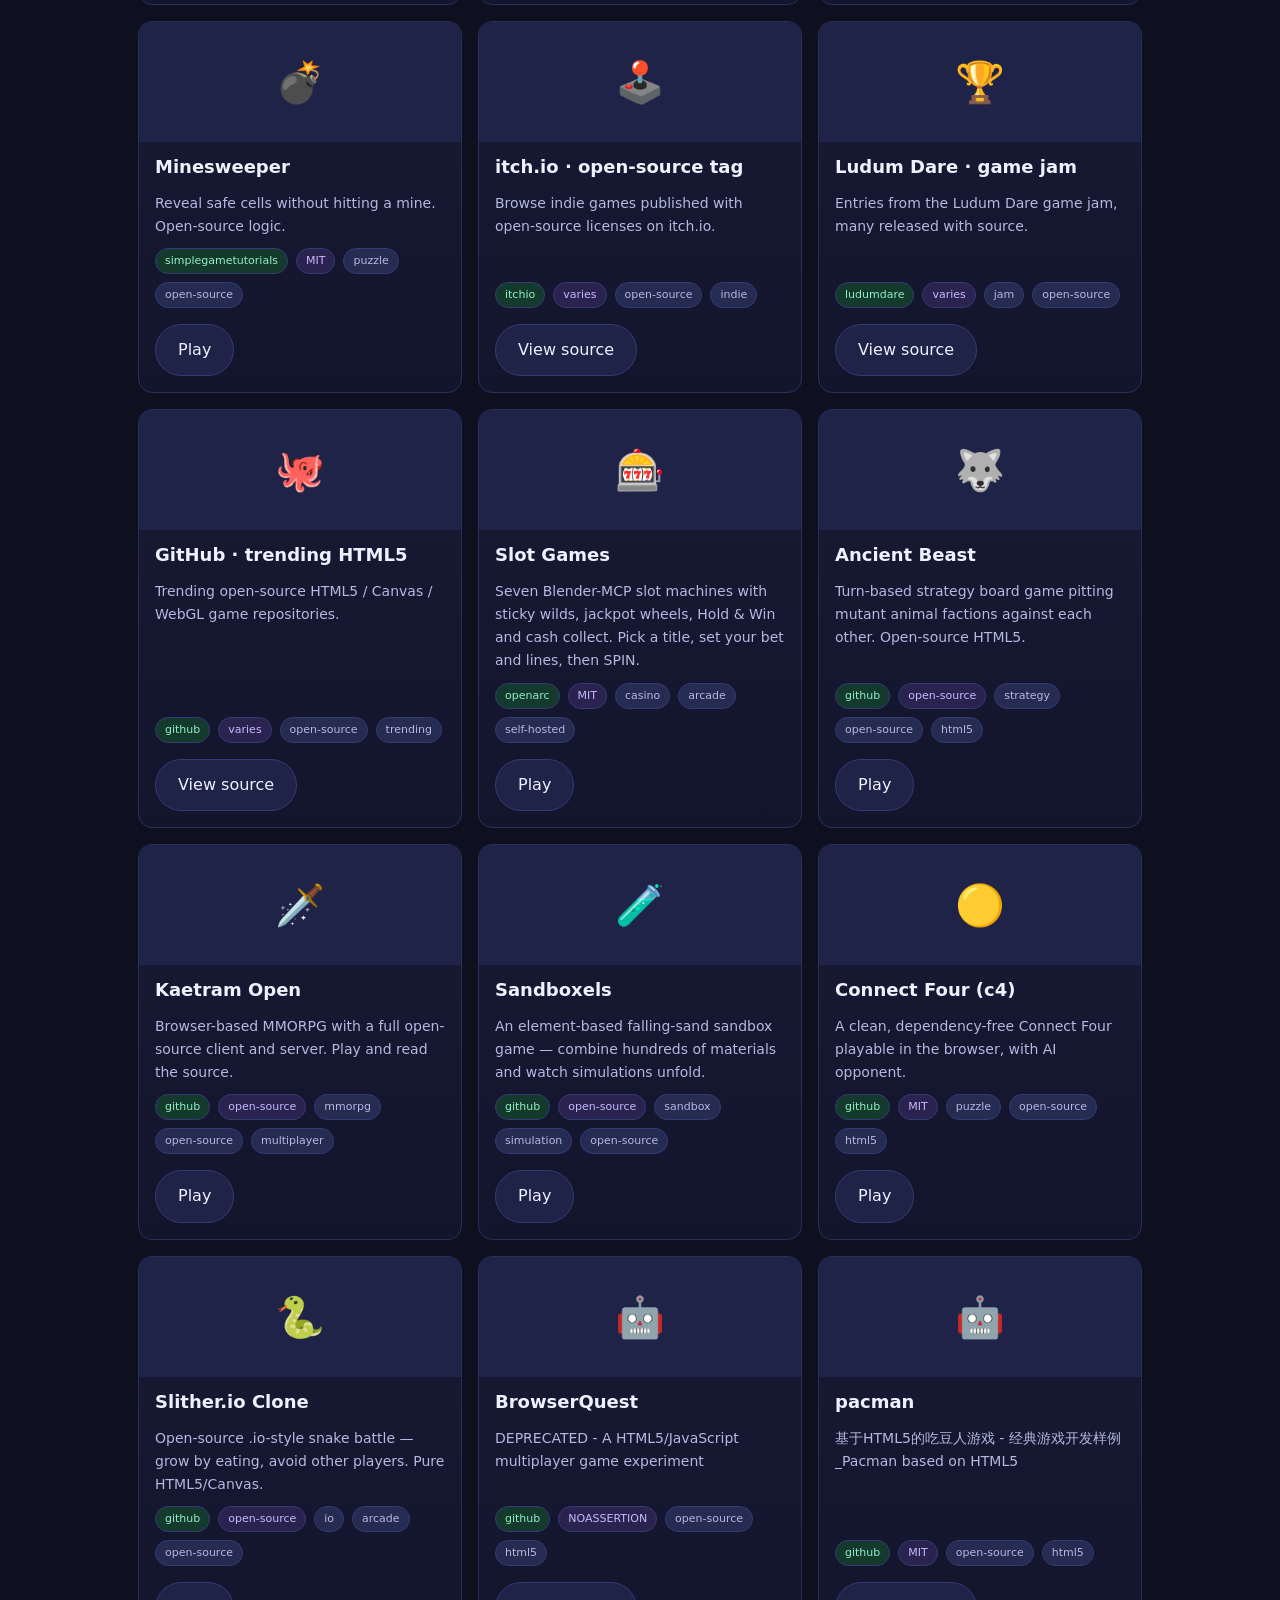
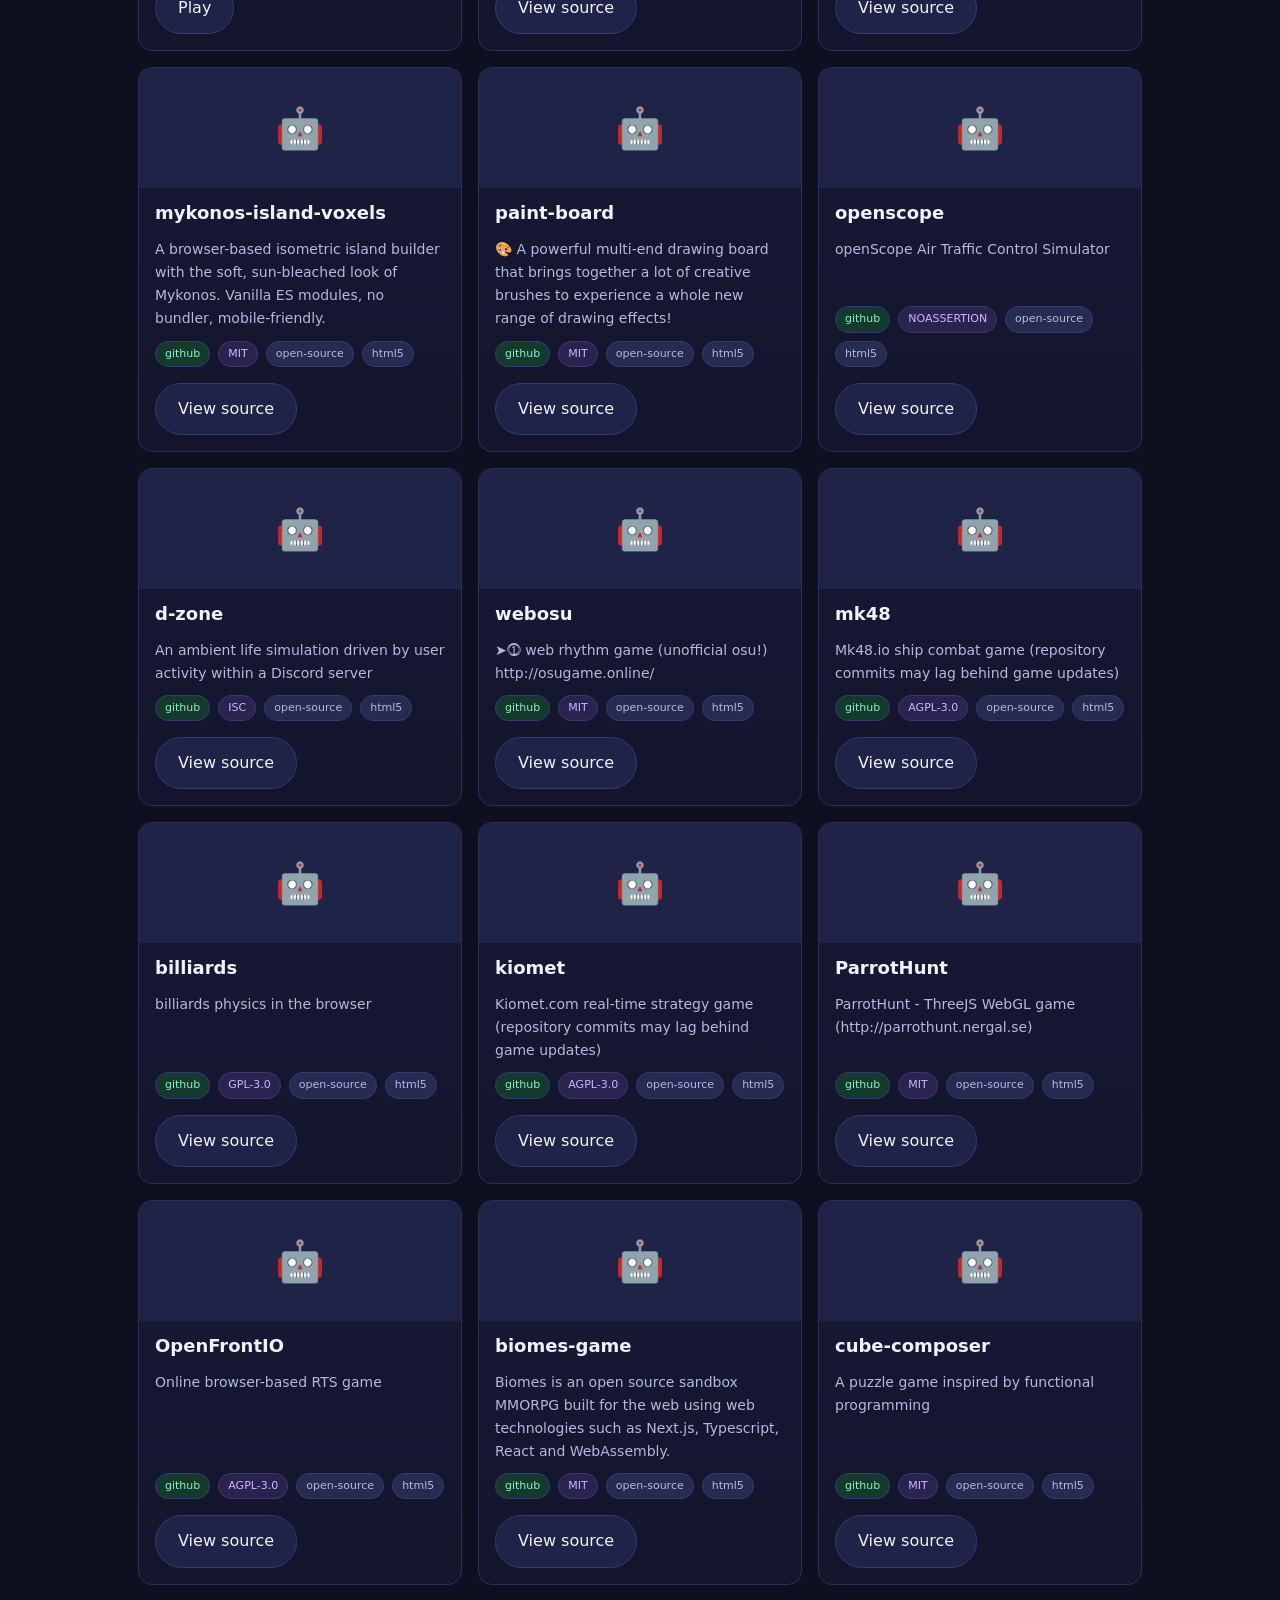
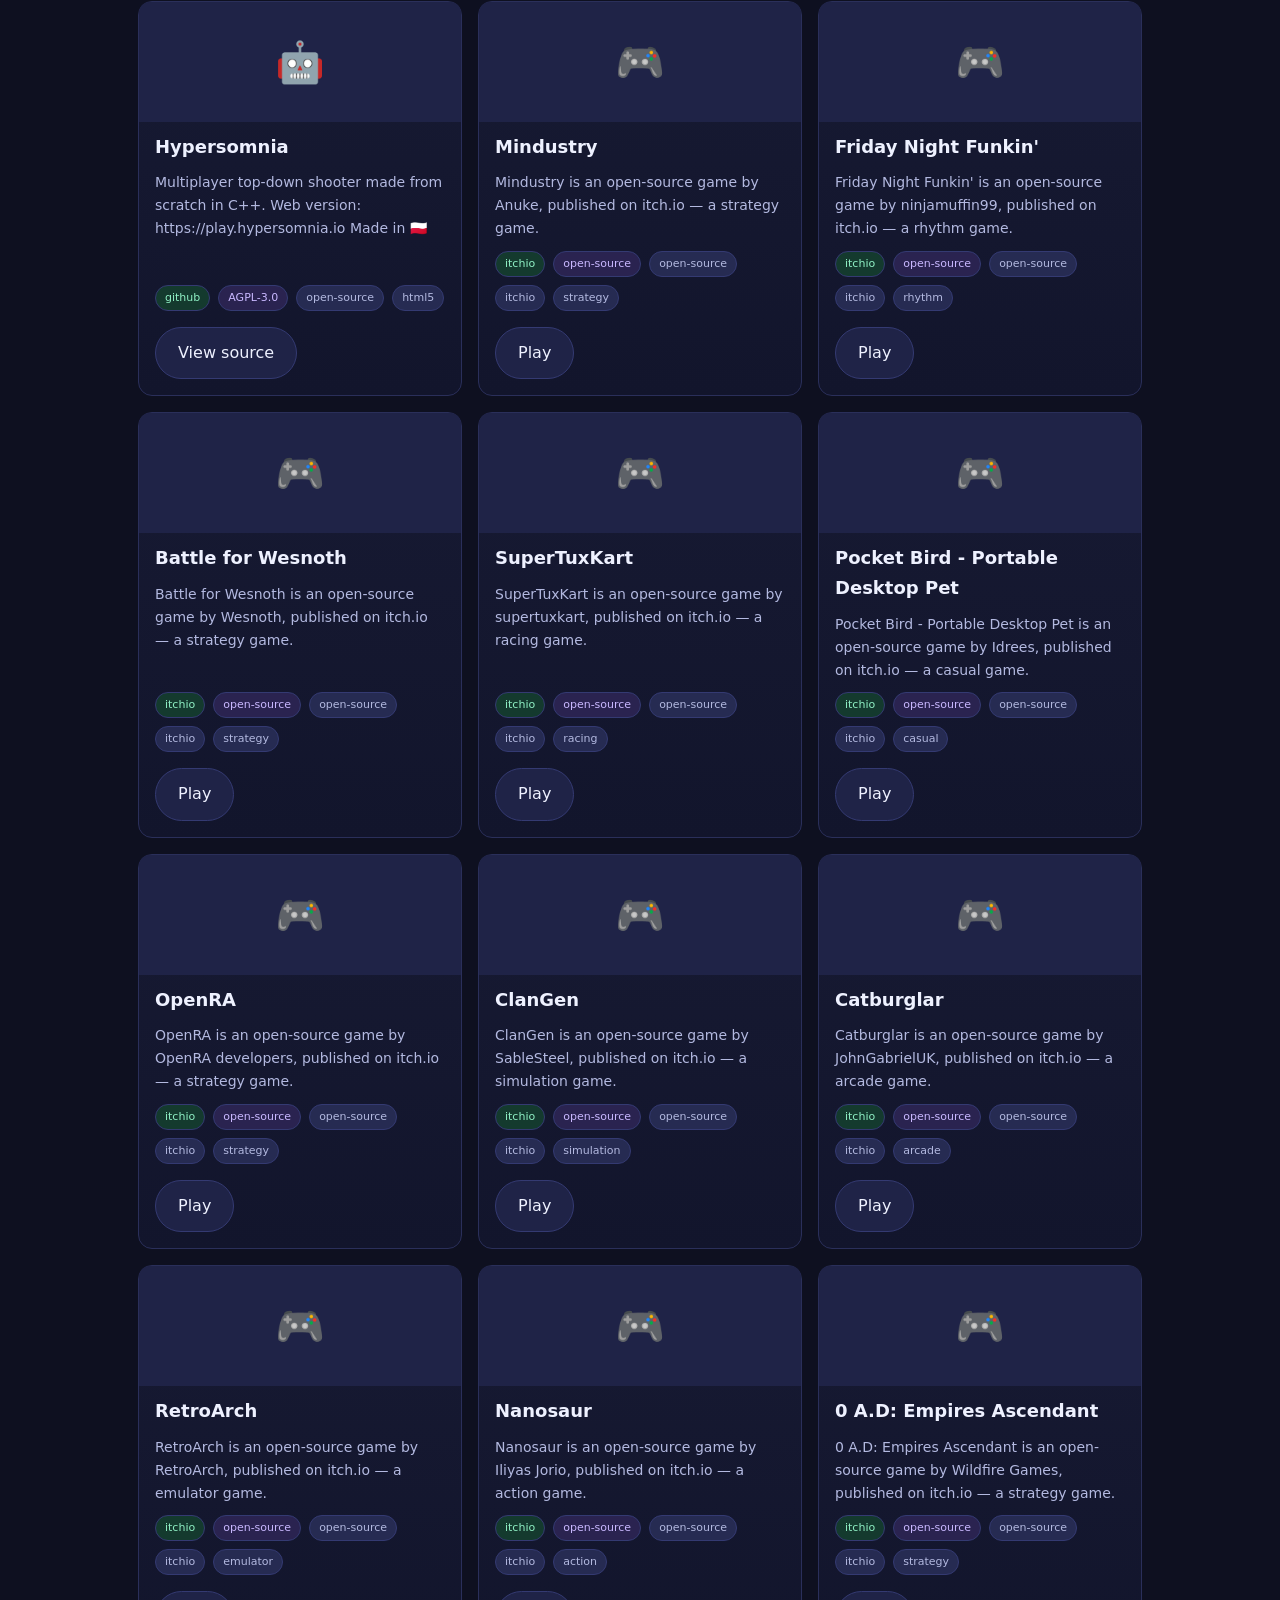
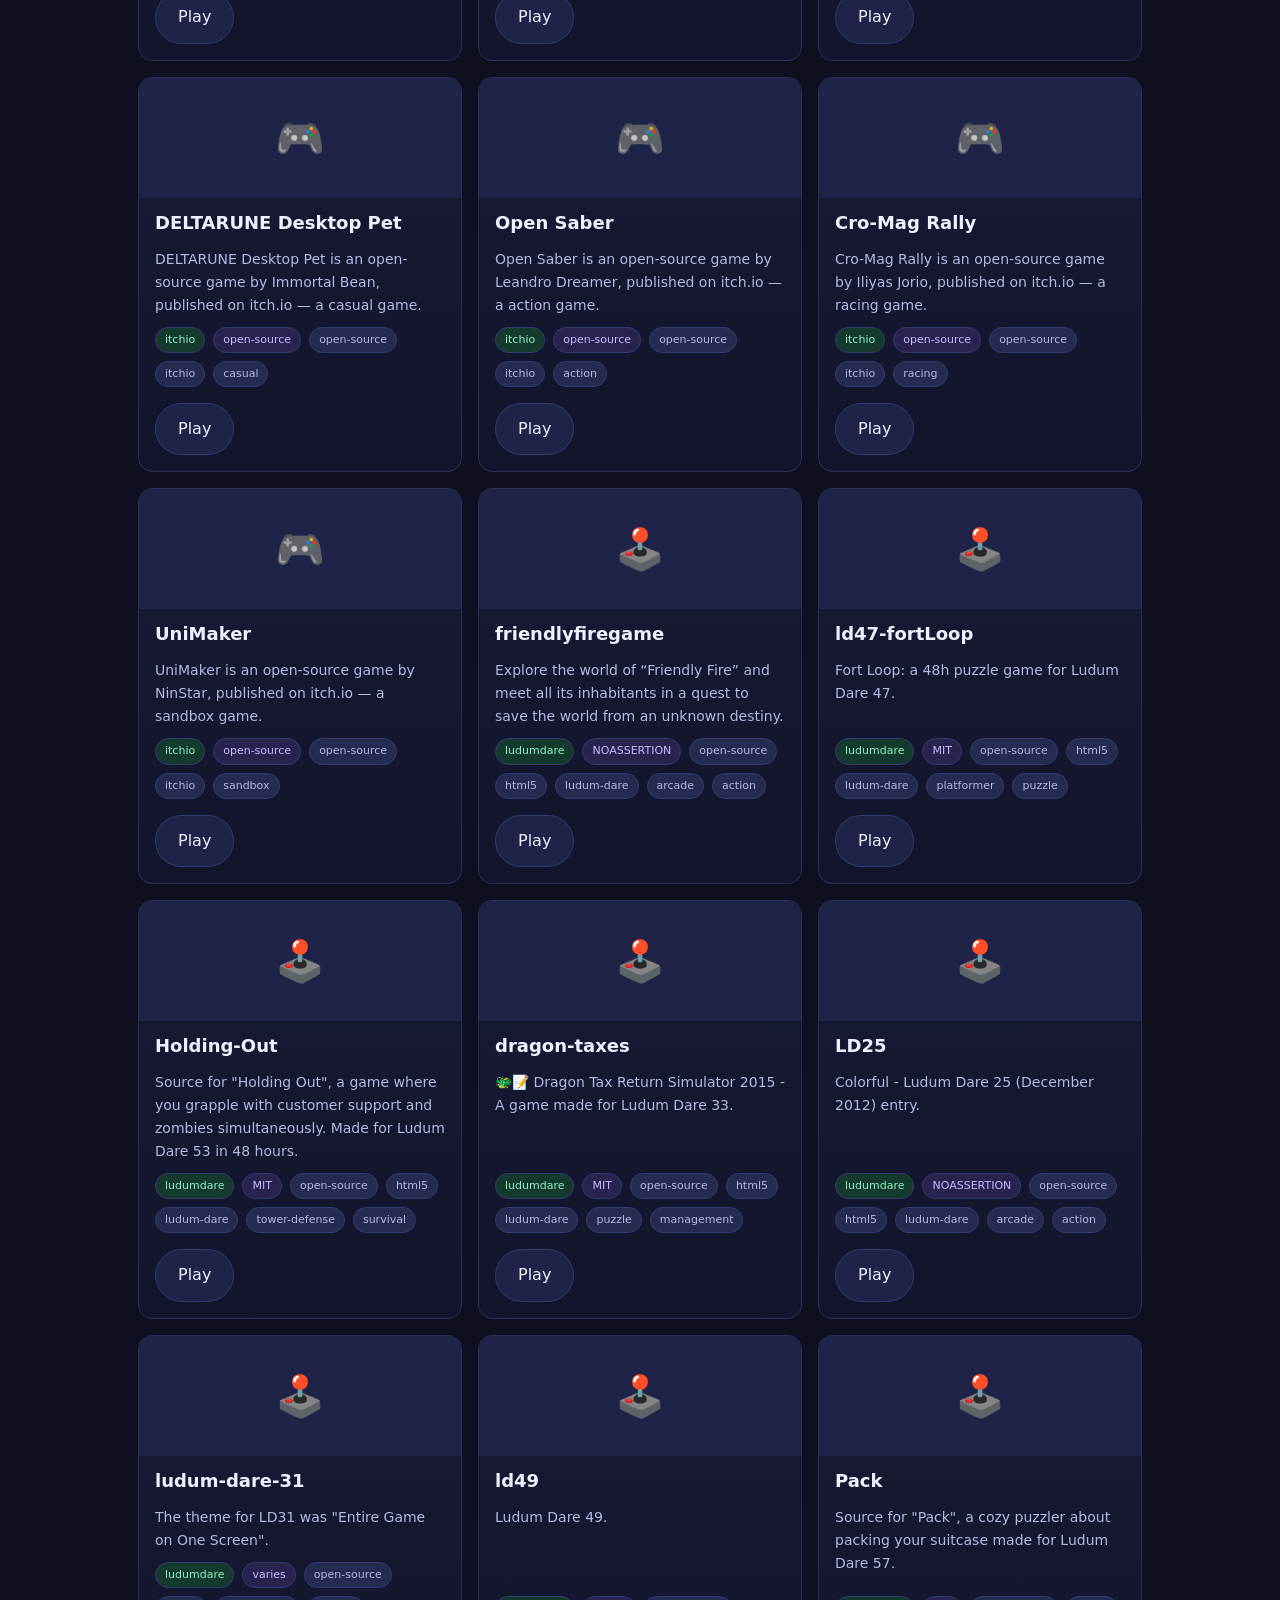
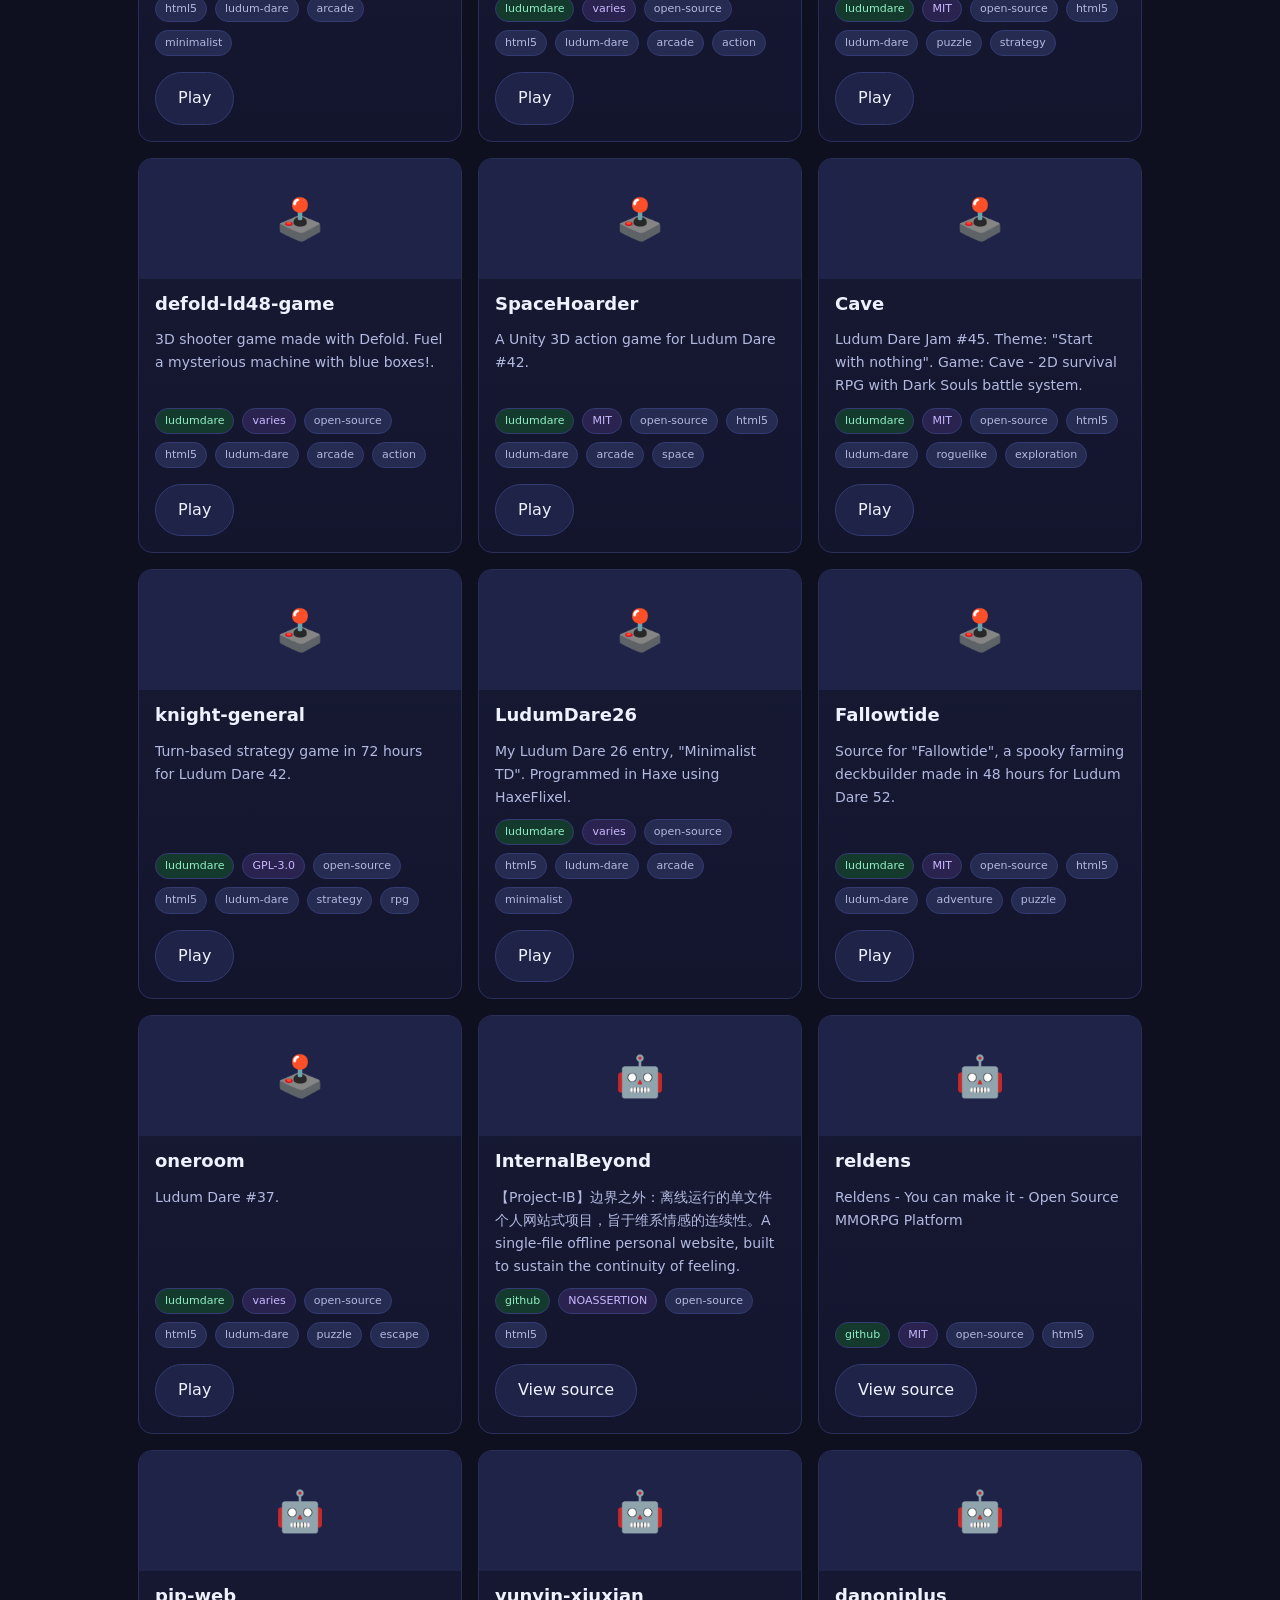
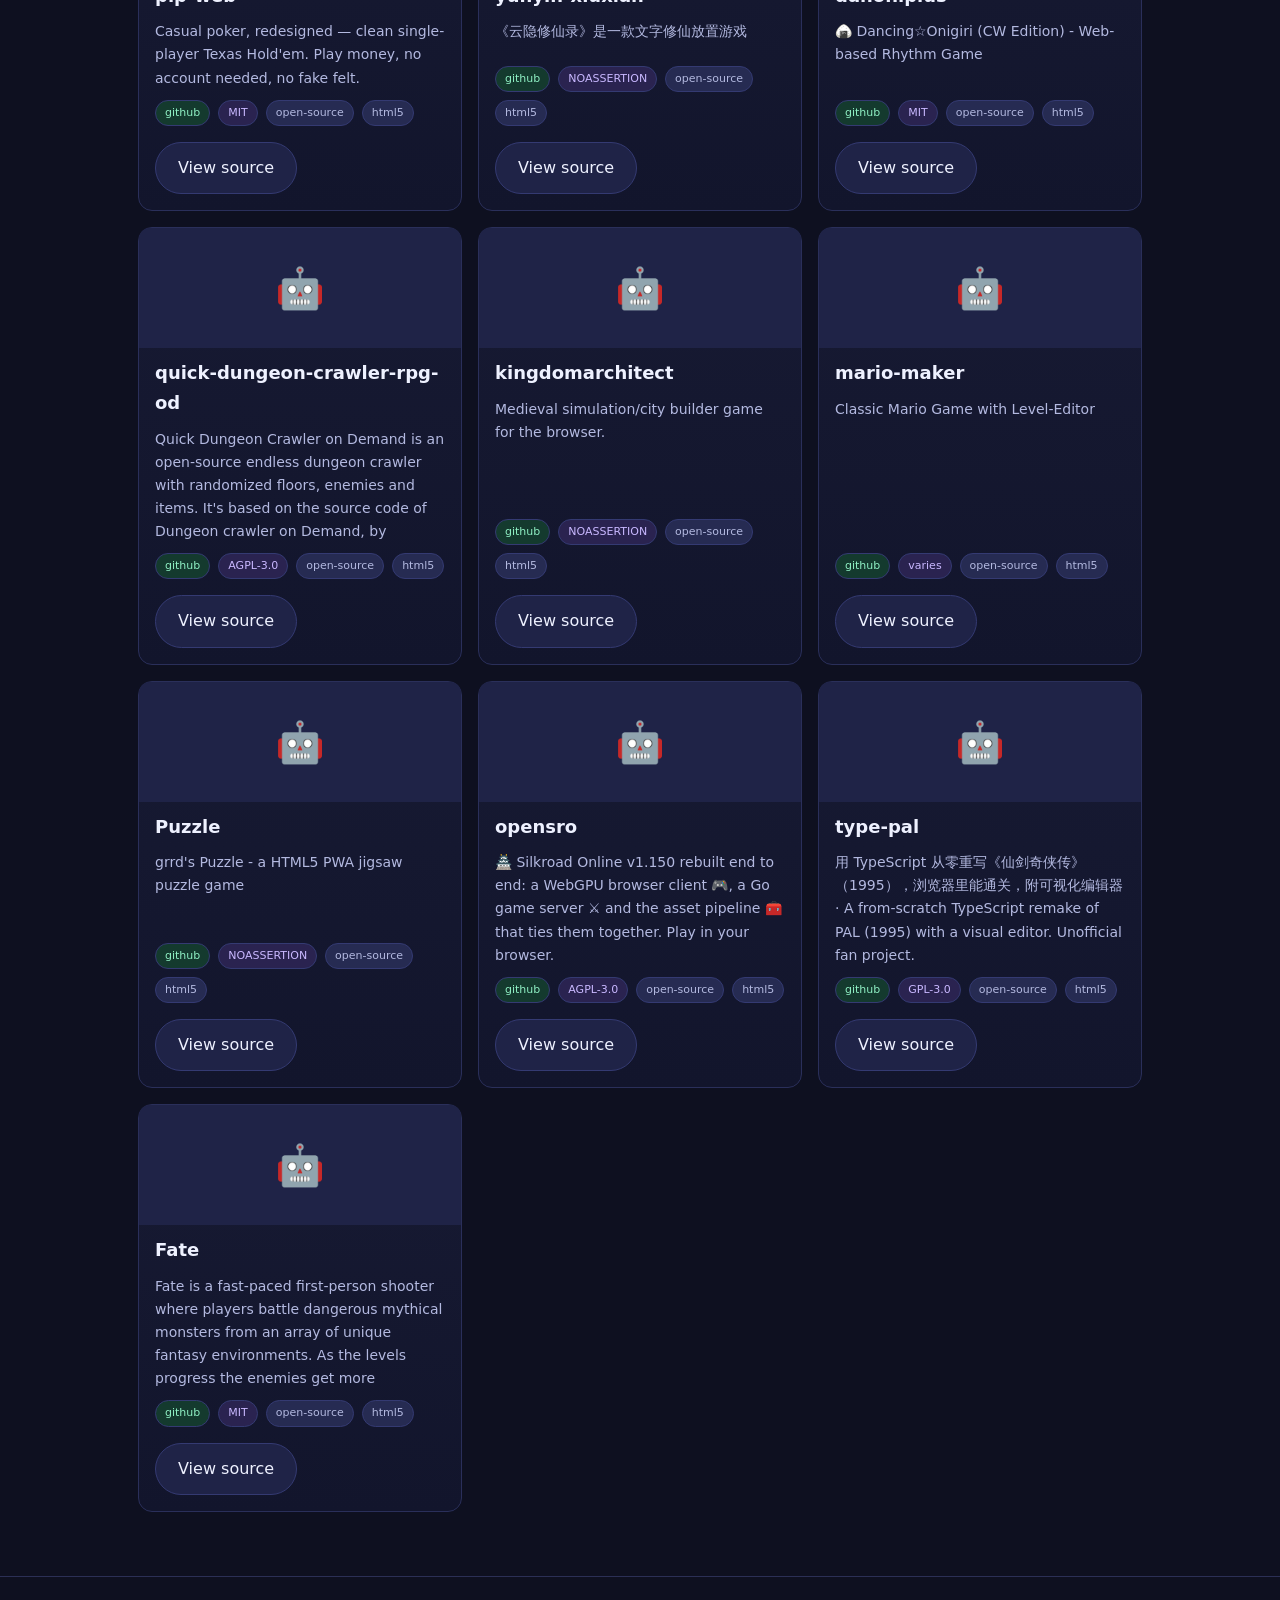
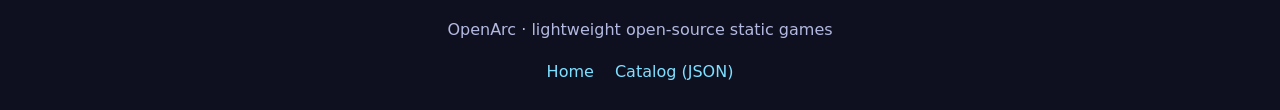
<file: games.html>
<!DOCTYPE html>
<html lang="en">
<head>
  <meta charset="UTF-8" />
  <meta name="viewport" content="width=device-width, initial-scale=1.0" />
  <title>All games — OpenArc open-source static game catalog</title>

  <!-- Core SEO -->
  <meta name="description" content="Browse every lightweight open-source HTML5 game in the OpenArc catalog, filterable by source: itch.io, GitHub, Ludum Dare and Simple Game Tutorials." />
  <meta name="keywords" content="open source games catalog, static HTML5 games, lightweight browser games, itch.io open source, Ludum Dare games" />
  <meta name="author" content="OpenArc" />
  <meta name="robots" content="index, follow, max-image-preview:large" />
  <meta name="theme-color" content="#0e1020" />
  <meta name="color-scheme" content="dark" />
  <link rel="canonical" href="https://openarc.example.com/games.html" />
  <!--HREFLANG-->

  <!-- Open Graph -->
  <meta property="og:type" content="website" />
  <meta property="og:site_name" content="OpenArc" />
  <meta property="og:locale" content="en_US" />
  <meta property="og:title" content="All games — OpenArc open-source static game catalog" />
  <meta property="og:description" content="Browse every lightweight open-source HTML5 game in the OpenArc catalog, filterable by source." />
  <meta property="og:url" content="https://openarc.example.com/games.html" />
  <meta property="og:image" content="https://openarc.example.com/assets/img/cover.png" />
  <meta property="og:image:width" content="1200" />
  <meta property="og:image:height" content="630" />
  <meta property="og:image:alt" content="OpenArc — lightweight open-source static games." />

  <!-- Twitter Card -->
  <meta name="twitter:card" content="summary_large_image" />
  <meta name="twitter:site" content="@openarc" />
  <meta name="twitter:title" content="All games — OpenArc" />
  <meta name="twitter:description" content="Browse every lightweight open-source HTML5 game in the OpenArc catalog." />
  <meta name="twitter:image" content="https://openarc.example.com/assets/img/cover.png" />

  <link rel="preload" href="/assets/css/style.css" as="style" />
  <link rel="stylesheet" href="/assets/css/style.css" />
  <link rel="icon" href="data:image/svg+xml,<svg xmlns='http://www.w3.org/2000/svg' viewBox='0 0 16 16'><text y='14' font-size='14'>🎮</text></svg>" />

  <!--SITE_JSONLD-->
  <script type="application/ld+json">
  {"@context":"https://schema.org","@type":"BreadcrumbList","itemListElement":[
    {"@type":"ListItem","position":1,"name":"Home","item":"https://openarc.example.com/"},
    {"@type":"ListItem","position":2,"name":"Games","item":"https://openarc.example.com/games.html"}]}
  </script>
  <!--ITEMLIST_JSONLD-->
</head>
<body>
  <a class="skip-link" href="#main">Skip to main content</a>

  <header class="site-header">
    <a class="brand" href="/">🎮 OpenArc</a>
    <nav aria-label="Primary">
      <a href="/games.html" aria-current="page">Games</a>
      <a href="/#sources">Sources</a>
      <a href="/#faq">FAQ</a>
    </nav>
  </header>

  <main id="main">
    <nav aria-label="Breadcrumb" class="breadcrumb-nav">
      <ol class="breadcrumb">
        <li><a href="/">Home</a></li>
        <li aria-current="page">Games</li>
      </ol>
    </nav>
    <section aria-labelledby="all-h">
      <h1 id="all-h">All games</h1>
      <p class="section-note">
        The complete OpenArc catalog of lightweight open-source static games.
        Filter by source or search by name, tag or description.
      </p>

      <h2 id="catalog-h">Full catalog</h2>

      <div class="controls">
        <div class="filters" id="filters" role="group" aria-label="Filter games by source"></div>
        <label class="search-label">
          <span>Search</span>
          <input type="search" id="search" placeholder="Search games…" aria-label="Search games" />
        </label>
      </div>

      <p class="stats" id="stats" aria-live="polite"></p>

      <!-- Pre-rendered at build time: fully indexable without JavaScript -->
      <ul id="games-grid" class="grid">
        <!--STATIC_GAMES-->
      </ul>

      <noscript>
        <p class="section-note">
          Filtering needs JavaScript, but all games are listed above and every link works.
          Machine-readable catalog: <a href="/data/games.json">games.json</a>.
        </p>
      </noscript>
    </section>

      <!--SOURCE_SECTION-->
  </main>

  <footer class="site-footer">
    <p>OpenArc · lightweight open-source static games</p>
    <nav aria-label="Footer">
      <a href="/">Home</a>
      <a href="/data/games.json">Catalog (JSON)</a>
    </nav>
  </footer>

  <script src="/assets/js/main.js" defer></script>
</body>
</html>
</file>
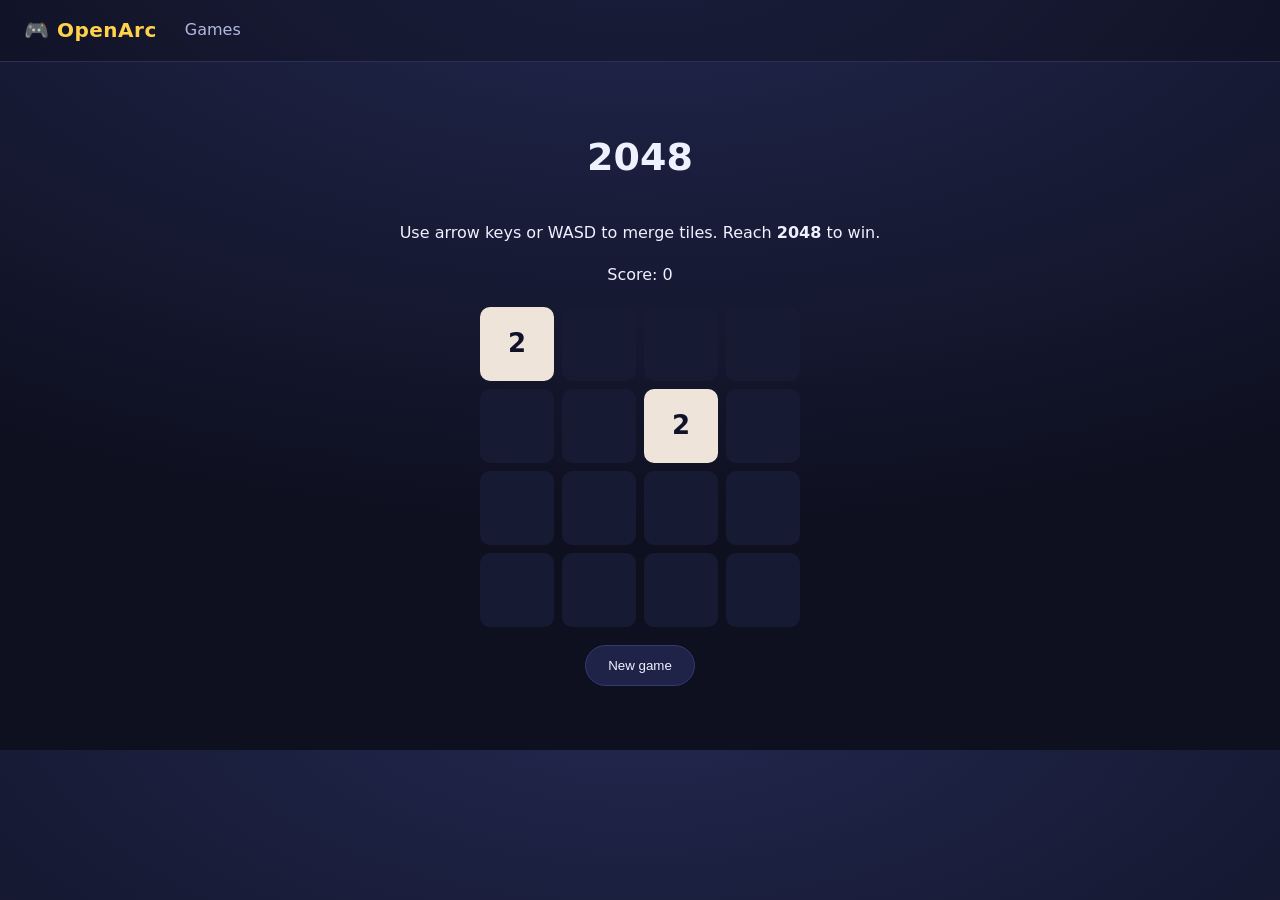
<file: play/2048.html>
<!DOCTYPE html>
<html lang="en">
<head>
  <meta charset="UTF-8" />
  <meta name="viewport" content="width=device-width, initial-scale=1.0" />
  <title>2048 — Free Open-Source Static Puzzle Game | OpenArc</title>
  <meta name="description" content="Play 2048 free in your browser: merge numbered tiles to reach 2048. A lightweight, dependency-free, open-source static HTML5 puzzle game you can self-host." />
  <meta name="keywords" content="2048 game, 2048 online, open source game, HTML5 puzzle game, static game, merge tiles" />
  <meta name="author" content="OpenArc" />
  <meta name="robots" content="index, follow" />
  <meta name="theme-color" content="#0e1020" />
  <meta name="color-scheme" content="dark" />
  <link rel="canonical" href="https://openarc.example.com/play/2048.html" />

  <meta property="og:type" content="website" />
  <meta property="og:site_name" content="OpenArc" />
  <meta property="og:locale" content="en_US" />
  <meta property="og:title" content="2048 — Free Open-Source Static Puzzle Game" />
  <meta property="og:description" content="Merge numbered tiles to reach 2048. Dependency-free static HTML5 puzzle game." />
  <meta property="og:url" content="https://openarc.example.com/play/2048.html" />
  <meta property="og:image" content="https://openarc.example.com/assets/img/cover.png" />
  <meta property="og:image:width" content="1200" />
  <meta property="og:image:height" content="630" />
  <meta name="twitter:card" content="summary_large_image" />
  <meta name="twitter:site" content="@openarc" />
  <meta name="twitter:title" content="2048 — OpenArc" />
  <meta name="twitter:description" content="Merge numbered tiles to reach 2048. Dependency-free static HTML5 game." />
  <meta name="twitter:image" content="https://openarc.example.com/assets/img/cover.png" />

  <script type="application/ld+json">
  {"@context":"https://schema.org","@type":"VideoGame","name":"2048",
   "description":"Merge numbered tiles to reach 2048 in this dependency-free static HTML5 puzzle game.",
   "url":"https://openarc.example.com/play/2048.html","genre":"Puzzle",
   "playMode":"SinglePlayer","gamePlatform":"Web Browser",
   "applicationCategory":"Game","operatingSystem":"Any (browser)",
   "isAccessibleForFree":true,
   "license":"https://opensource.org/licenses/MIT"}
  </script>

  <link rel="stylesheet" href="/assets/css/style.css" />
  <style>
    .board { display: grid; grid-template-columns: repeat(4, 74px); gap: 8px;
             justify-content: center; margin: 18px auto; }
    .tile { width: 74px; height: 74px; display: grid; place-items: center;
            border-radius: 10px; font-weight: 800; font-size: 26px; color: #10122a;
            background: #2a2f5a; }
    .tile[data-v="0"] { background: #171a33; }
    .hint, .status { text-align: center; }
  </style>
</head>
<body>
  <a class="skip-link" href="#main">Skip to main content</a>
  <header class="site-header">
    <a class="brand" href="/">🎮 OpenArc</a>
    <nav aria-label="Primary"><a href="/games.html">Games</a></nav>
  </header>
  <main id="main">
    <section aria-labelledby="t">
      <h1 id="t" style="text-align:center">2048</h1>
      <p class="hint">Use arrow keys or WASD to merge tiles. Reach <strong>2048</strong> to win.</p>
      <p class="status" id="status" role="status" aria-live="polite">Score: 0</p>
      <div class="board" id="board" aria-label="2048 board"></div>
      <button class="btn" id="new" style="margin:0 auto;display:block">New game</button>
    </section>
      <!--GAME_CONTENT-->
  </main>
  <script>
    const N = 4, boardEl = document.getElementById("board"), statusEl = document.getElementById("status");
    const COLORS = {0:"#171a33",2:"#eee4da",4:"#ede0c8",8:"#f2b179",16:"#f59563",
      32:"#f67c5f",64:"#f65e3b",128:"#edcf72",256:"#edcc61",512:"#edc850",
      1024:"#edc53f",2048:"#edc22e"};
    let b, score, won, over;

    function emptyBoard() { return Array.from({length: N}, () => Array(N).fill(0)); }
    function addTile() {
      const cells = [];
      for (let r = 0; r < N; r++) for (let c = 0; c < N; c++) if (!b[r][c]) cells.push([r, c]);
      if (!cells.length) return;
      const [r, c] = cells[Math.floor(Math.random() * cells.length)];
      b[r][c] = Math.random() < 0.9 ? 2 : 4;
    }
    function slideRow(row) {
      const a = row.filter(v => v);
      for (let i = 0; i < a.length - 1; i++) {
        if (a[i] === a[i + 1]) { a[i] *= 2; score += a[i]; if (a[i] === 2048) won = true; a.splice(i + 1, 1); }
      }
      while (a.length < N) a.push(0);
      return a;
    }
    function moveLeft() { let m = false;
      for (let r = 0; r < N; r++) { const s = slideRow(b[r]); if (s.join() !== b[r].join()) m = true; b[r] = s; } return m; }
    function moveRight() { let m = false;
      for (let r = 0; r < N; r++) { const s = slideRow(b[r].slice().reverse()).reverse();
        if (s.join() !== b[r].join()) m = true; b[r] = s; } return m; }
    function trans() { return b[0].map((_, c) => b.map(r => r[c])); }
    function moveUp() { b = trans(); const m = moveLeft(); b = trans(); return m; }
    function moveDown() { b = trans(); const m = moveRight(); b = trans(); return m; }

    function canMove() {
      for (let r = 0; r < N; r++) for (let c = 0; c < N; c++) {
        if (!b[r][c]) return true;
        if (c < N - 1 && b[r][c] === b[r][c + 1]) return true;
        if (r < N - 1 && b[r][c] === b[r + 1][c]) return true;
      }
      return false;
    }
    function draw() {
      boardEl.innerHTML = "";
      for (let r = 0; r < N; r++) for (let c = 0; c < N; c++) {
        const v = b[r][c];
        const d = document.createElement("div");
        d.className = "tile"; d.dataset.v = v; d.textContent = v || "";
        d.style.background = COLORS[v] || "#3c3f72";
        boardEl.appendChild(d);
      }
      statusEl.textContent = over ? `Game over — score ${score}`
        : won ? `You reached 2048! Score ${score}` : `Score: ${score}`;
    }
    function step(dir) {
      if (over || won) return;
      const moved = dir === 0 ? moveLeft() : dir === 1 ? moveUp()
                  : dir === 2 ? moveRight() : moveDown();
      if (!moved) return;
      addTile();
      if (!canMove()) over = true;
      draw();
    }
    function reset() { b = emptyBoard(); score = 0; won = false; over = false; addTile(); addTile(); draw(); }

    addEventListener("keydown", e => {
      const k = e.key.toLowerCase();
      if (k === "arrowleft" || k === "a") step(0);
      else if (k === "arrowup" || k === "w") step(1);
      else if (k === "arrowright" || k === "d") step(2);
      else if (k === "arrowdown" || k === "s") step(3);
    });
    document.getElementById("new").addEventListener("click", reset);
    reset();
  </script>
</body>
</html>
</file>
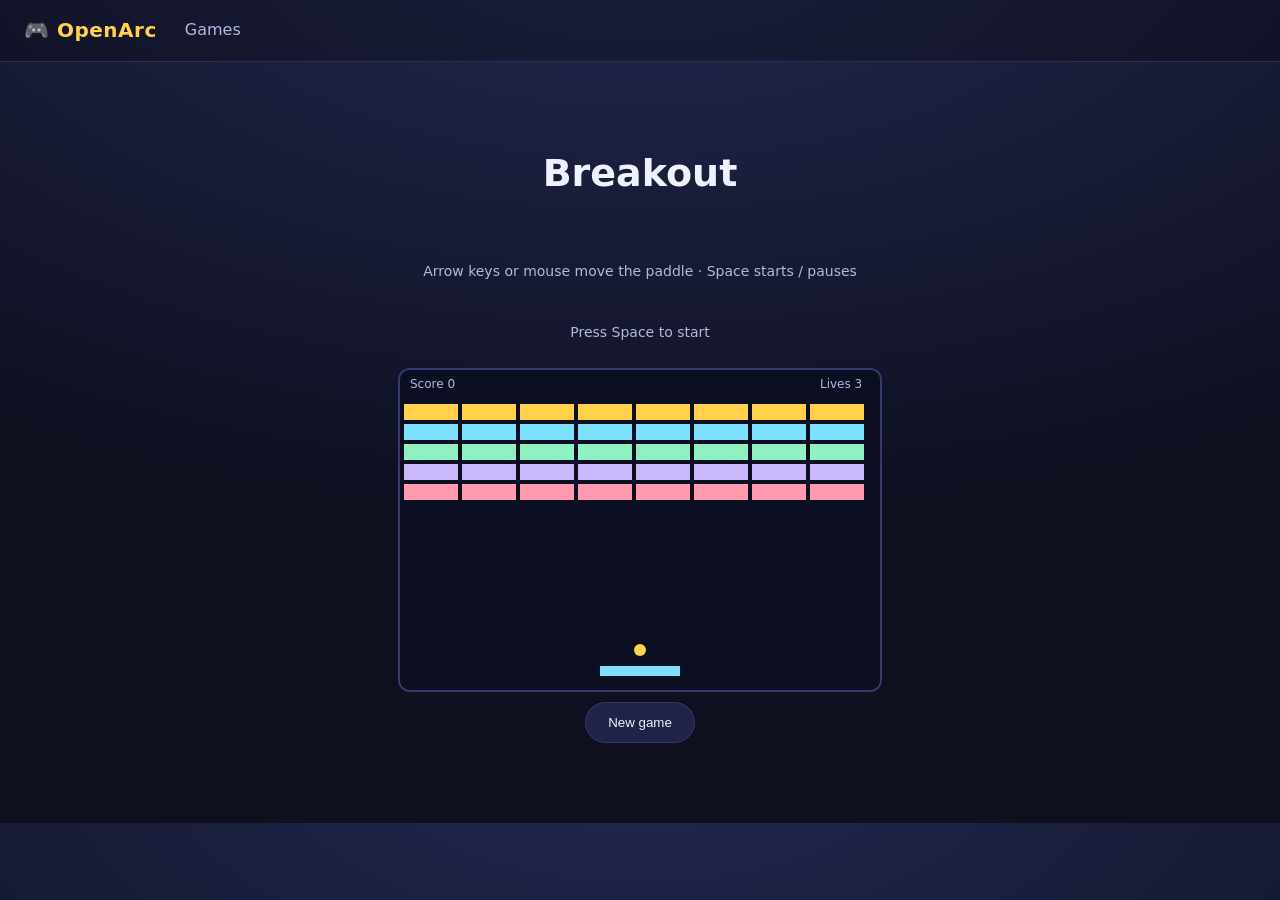
<file: play/breakout.html>
<!DOCTYPE html>
<html lang="en">
<head>
  <meta charset="UTF-8" />
  <meta name="viewport" content="width=device-width, initial-scale=1.0" />
  <title>Breakout — Free Open-Source Static Arcade Game | OpenArc</title>
  <meta name="description" content="Play Breakout free: bounce the ball and clear every brick. A lightweight, dependency-free, open-source static HTML5 arcade game you can self-host." />
  <meta name="keywords" content="breakout game, brick breaker, open source game, HTML5 arcade game, static game" />
  <meta name="author" content="OpenArc" />
  <meta name="robots" content="index, follow" />
  <meta name="theme-color" content="#0e1020" />
  <meta name="color-scheme" content="dark" />
  <link rel="canonical" href="https://openarc.example.com/play/breakout.html" />

  <meta property="og:type" content="website" />
  <meta property="og:site_name" content="OpenArc" />
  <meta property="og:locale" content="en_US" />
  <meta property="og:title" content="Breakout — Free Open-Source Static Arcade Game" />
  <meta property="og:description" content="Bounce the ball and clear every brick. Dependency-free static HTML5 arcade game." />
  <meta property="og:url" content="https://openarc.example.com/play/breakout.html" />
  <meta property="og:image" content="https://openarc.example.com/assets/img/cover.png" />
  <meta property="og:image:width" content="1200" />
  <meta property="og:image:height" content="630" />
  <meta name="twitter:card" content="summary_large_image" />
  <meta name="twitter:site" content="@openarc" />
  <meta name="twitter:title" content="Breakout — OpenArc" />
  <meta name="twitter:description" content="Bounce the ball and clear every brick. Dependency-free static HTML5 game." />
  <meta name="twitter:image" content="https://openarc.example.com/assets/img/cover.png" />

  <script type="application/ld+json">
  {"@context":"https://schema.org","@type":"VideoGame","name":"Breakout",
   "description":"Bounce the ball and clear every brick in this dependency-free static HTML5 arcade game.",
   "url":"https://openarc.example.com/play/breakout.html","genre":"Arcade",
   "playMode":"SinglePlayer","gamePlatform":"Web Browser",
   "applicationCategory":"Game","operatingSystem":"Any (browser)",
   "isAccessibleForFree":true,
   "license":"https://opensource.org/licenses/MIT"}
  </script>

  <link rel="stylesheet" href="/assets/css/style.css" />
  <style>
    .stage { display: grid; place-items: center; gap: 10px; padding: 16px 0; }
    canvas { background: #0c0e22; border: 2px solid #343a72; border-radius: 12px; max-width: 100%; }
    .hint, .status { text-align: center; color: var(--muted); font-size: 14px; }
  </style>
</head>
<body>
  <a class="skip-link" href="#main">Skip to main content</a>
  <header class="site-header">
    <a class="brand" href="/">🎮 OpenArc</a>
    <nav aria-label="Primary"><a href="/games.html">Games</a></nav>
  </header>
  <main id="main">
    <section class="stage" aria-labelledby="t">
      <h1 id="t">Breakout</h1>
      <p class="hint">Arrow keys or mouse move the paddle · Space starts / pauses</p>
      <p class="status" id="status" role="status" aria-live="polite">Press Space to start</p>
      <canvas id="c" width="480" height="320" aria-label="Breakout playfield"></canvas>
      <button class="btn" id="new">New game</button>
    </section>
      <!--GAME_CONTENT-->
  </main>
  <script>
    const cv = document.getElementById("c"), ctx = cv.getContext("2d");
    const statusEl = document.getElementById("status");
    const ROWS = 5, COLS = 8, BW = 54, BH = 16, GAP = 4, TOP = 34;
    const PW = 80, PH = 10;
    let paddle, ball, bricks, score, lives, running, started;

    function buildBricks() {
      bricks = [];
      for (let r = 0; r < ROWS; r++) for (let c = 0; c < COLS; c++) {
        bricks.push({ x: GAP + c * (BW + GAP), y: TOP + r * (BH + GAP), w: BW, h: BH, alive: true,
                      color: ["#ffd24a", "#7ee0ff", "#8ff0c4", "#c9b8ff", "#ff9ab0"][r] });
      }
    }
    function reset() {
      paddle = { x: (cv.width - PW) / 2, y: cv.height - 24 };
      ball = { x: cv.width / 2, y: cv.height - 40, dx: 3, dy: -3, r: 6 };
      buildBricks(); score = 0; lives = 3; running = false; started = false;
      statusEl.textContent = "Press Space to start";
      draw();
    }
    function draw() {
      ctx.fillStyle = "#0c0e22"; ctx.fillRect(0, 0, cv.width, cv.height);
      bricks.forEach(b => { if (!b.alive) return; ctx.fillStyle = b.color; ctx.fillRect(b.x, b.y, b.w, b.h); });
      ctx.fillStyle = "#7ee0ff"; ctx.fillRect(paddle.x, paddle.y, PW, PH);
      ctx.fillStyle = "#ffd24a";
      ctx.beginPath(); ctx.arc(ball.x, ball.y, ball.r, 0, Math.PI * 2); ctx.fill();
      ctx.fillStyle = "#b3b9e0"; ctx.font = "12px system-ui";
      ctx.fillText(`Score ${score}`, 10, 18);
      ctx.fillText(`Lives ${lives}`, cv.width - 60, 18);
    }
    function tick() {
      if (!running) return;
      ball.x += ball.dx; ball.y += ball.dy;
      if (ball.x - ball.r < 0 || ball.x + ball.r > cv.width) ball.dx *= -1;
      if (ball.y - ball.r < 0) ball.dy *= -1;
      if (ball.y + ball.r > cv.height) { lives--; if (lives <= 0) { running = false;
        statusEl.textContent = `Game over — score ${score}. Press Space to restart.`; return; }
        ball.x = cv.width / 2; ball.y = cv.height - 40; ball.dx = 3; ball.dy = -3; }
      if (ball.y + ball.r >= paddle.y && ball.y - ball.r <= paddle.y + PH &&
          ball.x >= paddle.x && ball.x <= paddle.x + PW && ball.dy > 0) {
        ball.dy = -Math.abs(ball.dy);
        const hit = (ball.x - (paddle.x + PW / 2)) / (PW / 2);
        ball.dx = Math.max(-4.5, Math.min(4.5, hit * 4.5));
      }
      bricks.forEach(b => {
        if (!b.alive) return;
        if (ball.x > b.x && ball.x < b.x + b.w && ball.y > b.y && ball.y < b.y + b.h) {
          b.alive = false; ball.dy *= -1; score += 10;
          if (bricks.every(x => !x.alive)) { running = false;
            statusEl.textContent = `You cleared every brick! Score ${score}.`; }
        }
      });
      if (running) statusEl.textContent = `Score ${score} · Lives ${lives}`;
      draw();
    }
    function startPause() {
      if (!started) { started = true; running = true; statusEl.textContent = "Playing"; }
      else running = !running;
    }
    addEventListener("keydown", e => {
      if (e.key === " ") { e.preventDefault(); startPause(); }
      if (e.key === "ArrowLeft" || e.key.toLowerCase() === "a") paddle.x = Math.max(0, paddle.x - 22);
      if (e.key === "ArrowRight" || e.key.toLowerCase() === "d") paddle.x = Math.min(cv.width - PW, paddle.x + 22);
    });
    cv.addEventListener("mousemove", e => {
      const rect = cv.getBoundingClientRect();
      paddle.x = Math.max(0, Math.min(cv.width - PW, (e.clientX - rect.left) * (cv.width / rect.width) - PW / 2));
    });
    document.getElementById("new").addEventListener("click", reset);
    reset(); setInterval(tick, 16);
  </script>
</body>
</html>
</file>
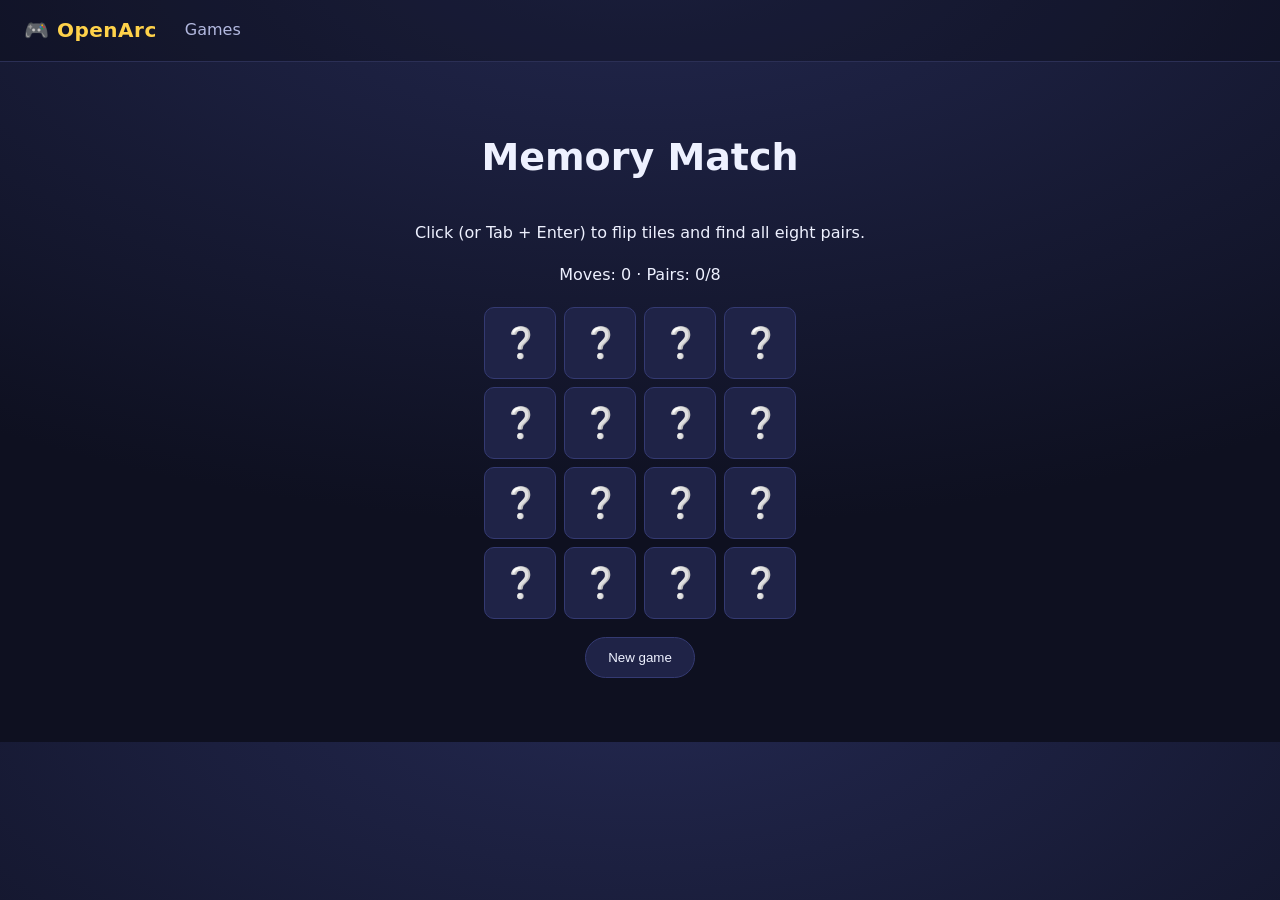
<file: play/memory.html>
<!DOCTYPE html>
<html lang="en">
<head>
  <meta charset="UTF-8" />
  <meta name="viewport" content="width=device-width, initial-scale=1.0" />
  <title>Memory Match — Free Open-Source Static Game | OpenArc</title>
  <meta name="description" content="Play Memory Match free: flip tiles and find all eight emoji pairs. A lightweight, dependency-free, open-source static HTML5 memory game you can self-host." />
  <meta name="keywords" content="memory match game, matching pairs, open source game, HTML5 memory game, static game" />
  <meta name="author" content="OpenArc" />
  <meta name="robots" content="index, follow" />
  <meta name="theme-color" content="#0e1020" />
  <meta name="color-scheme" content="dark" />
  <link rel="canonical" href="https://openarc.example.com/play/memory.html" />

  <meta property="og:type" content="website" />
  <meta property="og:site_name" content="OpenArc" />
  <meta property="og:locale" content="en_US" />
  <meta property="og:title" content="Memory Match — Free Open-Source Static Game" />
  <meta property="og:description" content="Flip tiles and find all emoji pairs. Dependency-free static HTML5 memory game." />
  <meta property="og:url" content="https://openarc.example.com/play/memory.html" />
  <meta property="og:image" content="https://openarc.example.com/assets/img/cover.png" />
  <meta property="og:image:width" content="1200" />
  <meta property="og:image:height" content="630" />
  <meta name="twitter:card" content="summary_large_image" />
  <meta name="twitter:site" content="@openarc" />
  <meta name="twitter:title" content="Memory Match — OpenArc" />
  <meta name="twitter:description" content="Flip tiles and find all emoji pairs. Dependency-free static HTML5 game." />
  <meta name="twitter:image" content="https://openarc.example.com/assets/img/cover.png" />

  <script type="application/ld+json">
  {"@context":"https://schema.org","@type":"VideoGame","name":"Memory Match",
   "description":"Flip tiles and match all eight emoji pairs in this dependency-free static HTML5 memory game.",
   "url":"https://openarc.example.com/play/memory.html","genre":"Puzzle",
   "playMode":"SinglePlayer","gamePlatform":"Web Browser",
   "applicationCategory":"Game","operatingSystem":"Any (browser)",
   "isAccessibleForFree":true,
   "license":"https://opensource.org/licenses/MIT"}
  </script>

  <link rel="stylesheet" href="/assets/css/style.css" />
  <style>
    .board { display: grid; grid-template-columns: repeat(4, 72px); gap: 8px;
             justify-content: center; margin: 18px auto; }
    .tile { width: 72px; height: 72px; font-size: 30px; border-radius: 10px; cursor: pointer;
            background: #1f2347; color: var(--text); border: 1px solid #343a72; }
    .tile[aria-pressed="true"] { background: #2a2f5a; }
    .tile.matched { background: #143a2e; border-color: #2f7d5d; }
    .hint, .status { text-align: center; }
  </style>
</head>
<body>
  <a class="skip-link" href="#main">Skip to main content</a>
  <header class="site-header">
    <a class="brand" href="/">🎮 OpenArc</a>
    <nav aria-label="Primary"><a href="/games.html">Games</a></nav>
  </header>
  <main id="main">
    <section aria-labelledby="t">
      <h1 id="t" style="text-align:center">Memory Match</h1>
      <p class="hint">Click (or Tab + Enter) to flip tiles and find all eight pairs.</p>
      <p class="status" id="status" role="status" aria-live="polite">Moves: 0 · Pairs: 0/8</p>
      <div class="board" id="board" aria-label="Memory board"></div>
      <button class="btn" id="new" style="margin:0 auto;display:block">New game</button>
    </section>
      <!--GAME_CONTENT-->
  </main>
  <script>
    const ICONS = ["🍎","🍌","🍇","🍓","🥑","🍒","🥕","🌽"];
    const boardEl = document.getElementById("board"), statusEl = document.getElementById("status");
    let deck, first, moves, pairs, lock;

    function reset() {
      deck = ICONS.concat(ICONS).sort(() => Math.random() - 0.5);
      first = null; moves = 0; pairs = 0; lock = false;
      boardEl.innerHTML = "";
      deck.forEach((sym, i) => {
        const b = document.createElement("button");
        b.className = "tile"; b.type = "button"; b.dataset.sym = sym; b.dataset.i = i;
        b.setAttribute("aria-pressed", "false");
        b.setAttribute("aria-label", `Tile ${i + 1}, hidden`);
        b.textContent = "❔";
        b.addEventListener("click", () => flip(b));
        boardEl.appendChild(b);
      });
      update();
    }
    function update() { statusEl.textContent = `Moves: ${moves} · Pairs: ${pairs}/8`; }
    function flip(btn) {
      if (lock || btn.classList.contains("matched") || btn.getAttribute("aria-pressed") === "true") return;
      btn.textContent = btn.dataset.sym;
      btn.setAttribute("aria-pressed", "true");
      btn.setAttribute("aria-label", `Tile ${Number(btn.dataset.i) + 1}, ${btn.dataset.sym}`);
      if (!first) { first = btn; return; }
      moves++; update();
      if (first.dataset.sym === btn.dataset.sym) {
        [first, btn].forEach(b => { b.classList.add("matched"); b.setAttribute("aria-label", `Matched ${b.dataset.sym}`); });
        first = null; pairs++;
        update();
        if (pairs === 8) statusEl.textContent = `You won in ${moves} moves!`;
        return;
      }
      lock = true;
      const a = first; first = null;
      setTimeout(() => {
        [a, btn].forEach(b => { b.textContent = "❔"; b.setAttribute("aria-pressed", "false"); });
        lock = false;
      }, 700);
    }
    document.getElementById("new").addEventListener("click", reset);
    reset();
  </script>
</body>
</html>
</file>
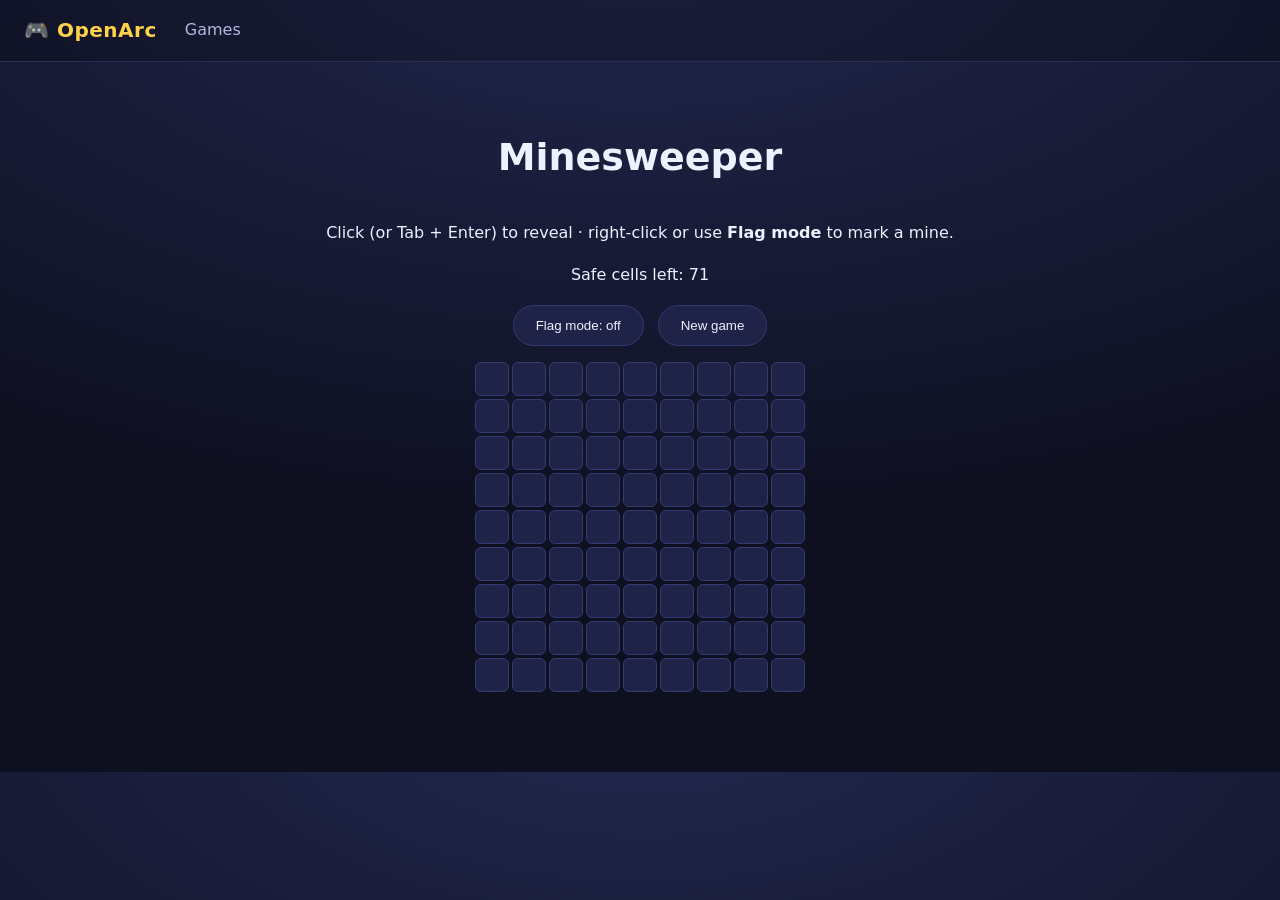
<file: play/minesweeper.html>
<!DOCTYPE html>
<html lang="en">
<head>
  <meta charset="UTF-8" />
  <meta name="viewport" content="width=device-width, initial-scale=1.0" />
  <title>Minesweeper — Free Open-Source Static Puzzle Game | OpenArc</title>
  <meta name="description" content="Play Minesweeper free: reveal safe cells without hitting a mine. A lightweight, dependency-free, open-source static HTML5 puzzle game you can self-host." />
  <meta name="keywords" content="minesweeper game, open source game, HTML5 puzzle game, static game, minesweeper online" />
  <meta name="author" content="OpenArc" />
  <meta name="robots" content="index, follow" />
  <meta name="theme-color" content="#0e1020" />
  <meta name="color-scheme" content="dark" />
  <link rel="canonical" href="https://openarc.example.com/play/minesweeper.html" />

  <meta property="og:type" content="website" />
  <meta property="og:site_name" content="OpenArc" />
  <meta property="og:locale" content="en_US" />
  <meta property="og:title" content="Minesweeper — Free Open-Source Static Puzzle Game" />
  <meta property="og:description" content="Reveal safe cells without hitting a mine. Dependency-free static HTML5 puzzle game." />
  <meta property="og:url" content="https://openarc.example.com/play/minesweeper.html" />
  <meta property="og:image" content="https://openarc.example.com/assets/img/cover.png" />
  <meta property="og:image:width" content="1200" />
  <meta property="og:image:height" content="630" />
  <meta name="twitter:card" content="summary_large_image" />
  <meta name="twitter:site" content="@openarc" />
  <meta name="twitter:title" content="Minesweeper — OpenArc" />
  <meta name="twitter:description" content="Reveal safe cells without hitting a mine. Dependency-free static HTML5 game." />
  <meta name="twitter:image" content="https://openarc.example.com/assets/img/cover.png" />

  <script type="application/ld+json">
  {"@context":"https://schema.org","@type":"VideoGame","name":"Minesweeper",
   "description":"Classic Minesweeper: reveal safe cells without hitting a mine. Dependency-free static HTML5 build.",
   "url":"https://openarc.example.com/play/minesweeper.html","genre":"Puzzle",
   "playMode":"SinglePlayer","gamePlatform":"Web Browser",
   "applicationCategory":"Game","operatingSystem":"Any (browser)",
   "isAccessibleForFree":true,
   "license":"https://opensource.org/licenses/MIT"}
  </script>

  <link rel="stylesheet" href="/assets/css/style.css" />
  <style>
    .board { display: grid; grid-template-columns: repeat(9, 34px); gap: 3px;
             justify-content: center; margin: 16px auto; }
    .cell { width: 34px; height: 34px; border-radius: 6px; cursor: pointer; font-weight: 700;
            background: #1f2347; color: var(--text); border: 1px solid #343a72; font-size: 15px; }
    .cell:hover { background: #2a2f5a; }
    .cell.open { background: #12152c; cursor: default; }
    .cell.flag { background: #2a2350; }
    .cell.mine { background: #ff5da2; }
    .hint, .status { text-align: center; }
  </style>
</head>
<body>
  <a class="skip-link" href="#main">Skip to main content</a>
  <header class="site-header">
    <a class="brand" href="/">🎮 OpenArc</a>
    <nav aria-label="Primary"><a href="/games.html">Games</a></nav>
  </header>
  <main id="main">
    <section aria-labelledby="t">
      <h1 id="t" style="text-align:center">Minesweeper</h1>
      <p class="hint">
        Click (or Tab + Enter) to reveal · right-click or use <strong>Flag mode</strong> to mark a mine.
      </p>
      <p class="status" id="status" role="status" aria-live="polite">Safe cells left: 71</p>
      <div class="controls" style="justify-content:center">
        <button class="btn" id="flag" aria-pressed="false">Flag mode: off</button>
        <button class="btn" id="new">New game</button>
      </div>
      <div class="board" id="board" aria-label="Minesweeper board"></div>
    </section>
      <!--GAME_CONTENT-->
  </main>
  <script>
    const N = 9, MINES = 10, TOTAL_SAFE = N * N - MINES;
    const boardEl = document.getElementById("board"), statusEl = document.getElementById("status");
    const flagBtn = document.getElementById("flag");
    let cells, placed, revealed, over, flagMode;

    function idx(r, c) { return r * N + c; }
    function neighbors(r, c) {
      const out = [];
      for (let dr = -1; dr <= 1; dr++) for (let dc = -1; dc <= 1; dc++) {
        if (!dr && !dc) continue;
        const nr = r + dr, nc = c + dc;
        if (nr >= 0 && nr < N && nc >= 0 && nc < N) out.push([nr, nc]);
      }
      return out;
    }
    function reset() {
      cells = Array.from({ length: N * N }, () => ({ mine: false, open: false, flag: false, adj: 0 }));
      placed = false; revealed = 0; over = false; flagMode = false;
      flagBtn.setAttribute("aria-pressed", "false"); flagBtn.textContent = "Flag mode: off";
      boardEl.innerHTML = "";
      for (let r = 0; r < N; r++) for (let c = 0; c < N; c++) {
        const b = document.createElement("button");
        b.type = "button"; b.className = "cell"; b.dataset.r = r; b.dataset.c = c;
        b.setAttribute("aria-label", `Row ${r + 1} column ${c + 1}, hidden`);
        b.addEventListener("click", () => act(r, c));
        b.addEventListener("contextmenu", e => { e.preventDefault(); toggleFlag(r, c); });
        boardEl.appendChild(b);
      }
      statusEl.textContent = `Safe cells left: ${TOTAL_SAFE}`;
    }
    function placeMines(sr, sc) {
      const pool = [];
      for (let r = 0; r < N; r++) for (let c = 0; c < N; c++) {
        if (Math.abs(r - sr) <= 1 && Math.abs(c - sc) <= 1) continue; // never on first click
        pool.push([r, c]);
      }
      for (let i = pool.length - 1; i > 0; i--) {
        const j = Math.floor(Math.random() * (i + 1));
        [pool[i], pool[j]] = [pool[j], pool[i]];
      }
      pool.slice(0, MINES).forEach(([r, c]) => { cells[idx(r, c)].mine = true; });
      for (let r = 0; r < N; r++) for (let c = 0; c < N; c++) {
        if (cells[idx(r, c)].mine) continue;
        cells[idx(r, c)].adj = neighbors(r, c).filter(([nr, nc]) => cells[idx(nr, nc)].mine).length;
      }
      placed = true;
    }
    function toggleFlag(r, c) {
      if (over) return;
      const cell = cells[idx(r, c)];
      if (cell.open) return;
      cell.flag = !cell.flag;
      paint();
    }
    function act(r, c) {
      if (over) return;
      const cell = cells[idx(r, c)];
      if (flagMode && !cell.open) { toggleFlag(r, c); return; }
      if (cell.open || cell.flag) return;
      if (!placed) placeMines(r, c);
      if (cell.mine) { cell.open = true; over = true; revealAll(); statusEl.textContent = "Boom! Press New game."; return; }
      flood(r, c);
      if (revealed === TOTAL_SAFE) { over = true; statusEl.textContent = "You cleared the board!"; }
      else statusEl.textContent = `Safe cells left: ${TOTAL_SAFE - revealed}`;
      paint();
    }
    function flood(r, c) {
      const stack = [[r, c]];
      while (stack.length) {
        const [cr, cc] = stack.pop();
        const cell = cells[idx(cr, cc)];
        if (cell.open || cell.flag) continue;
        cell.open = true; revealed++;
        if (cell.adj !== 0) continue;
        neighbors(cr, cc).forEach(([nr, nc]) => {
          const n = cells[idx(nr, nc)];
          if (!n.open && !n.flag && !n.mine) stack.push([nr, nc]);
        });
      }
    }
    function revealAll() {
      cells.forEach(cell => { if (cell.mine) cell.open = true; });
      paint();
    }
    function paint() {
      const nodes = boardEl.children;
      cells.forEach((cell, i) => {
        const b = nodes[i];
        b.className = "cell" + (cell.open ? " open" : "") + (cell.flag ? " flag" : "")
                    + (cell.open && cell.mine ? " mine" : "");
        if (cell.open) {
          b.textContent = cell.mine ? "💣" : (cell.adj || "");
          b.setAttribute("aria-label", cell.mine ? "Mine" : `Revealed ${cell.adj || "empty"}`);
        } else {
          b.textContent = cell.flag ? "🚩" : "";
          b.setAttribute("aria-label", cell.flag ? "Flagged" : "Hidden");
        }
      });
    }
    flagBtn.addEventListener("click", () => {
      flagMode = !flagMode;
      flagBtn.setAttribute("aria-pressed", String(flagMode));
      flagBtn.textContent = `Flag mode: ${flagMode ? "on" : "off"}`;
    });
    document.getElementById("new").addEventListener("click", reset);
    reset();
  </script>
</body>
</html>
</file>
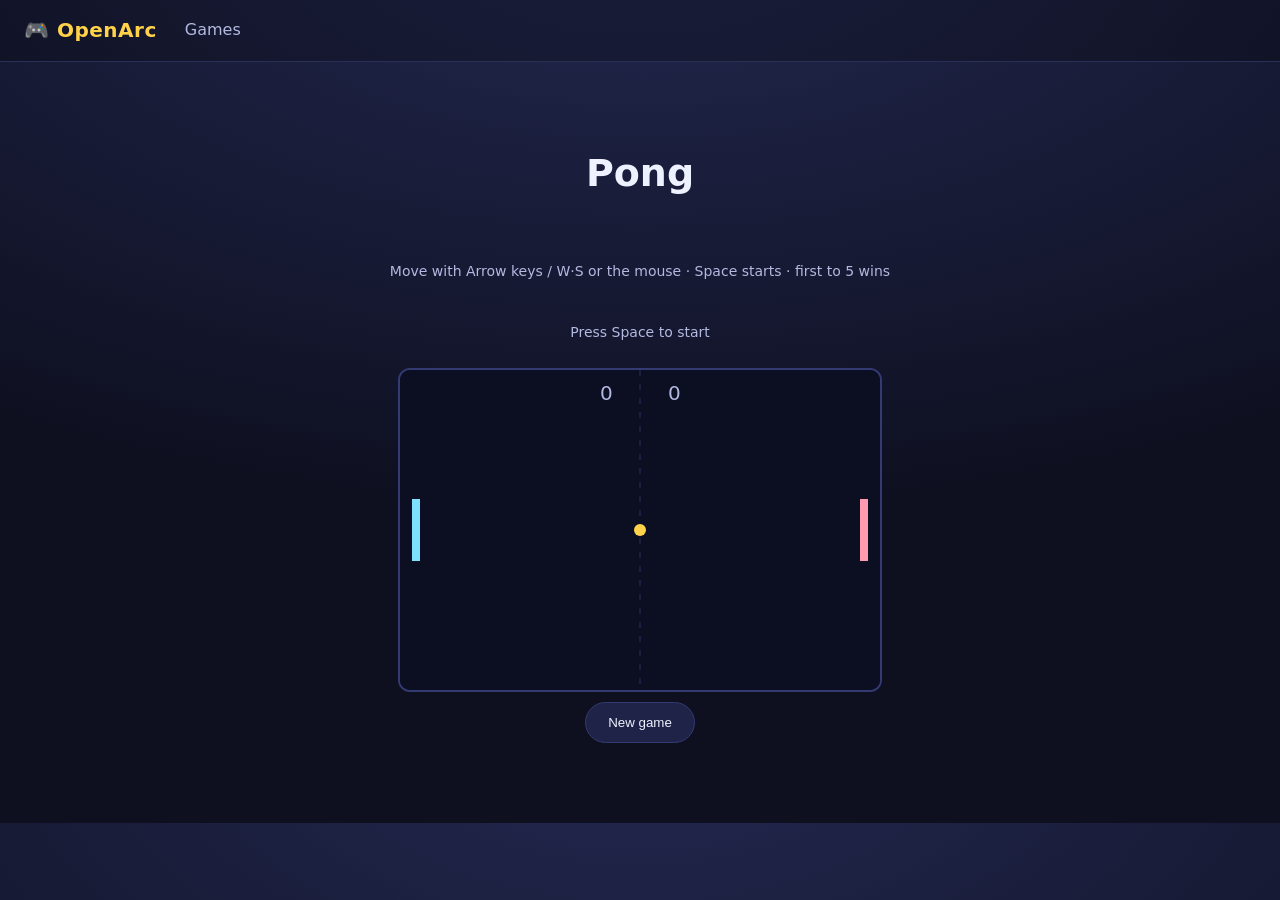
<file: play/pong.html>
<!DOCTYPE html>
<html lang="en">
<head>
  <meta charset="UTF-8" />
  <meta name="viewport" content="width=device-width, initial-scale=1.0" />
  <title>Pong — Free Open-Source Static Arcade Game | OpenArc</title>
  <meta name="description" content="Play Pong free against a simple AI. A lightweight, dependency-free, open-source static HTML5 arcade game you can self-host." />
  <meta name="keywords" content="pong game, open source game, HTML5 arcade game, static game, browser pong" />
  <meta name="author" content="OpenArc" />
  <meta name="robots" content="index, follow" />
  <meta name="theme-color" content="#0e1020" />
  <meta name="color-scheme" content="dark" />
  <link rel="canonical" href="https://openarc.example.com/play/pong.html" />

  <meta property="og:type" content="website" />
  <meta property="og:site_name" content="OpenArc" />
  <meta property="og:locale" content="en_US" />
  <meta property="og:title" content="Pong — Free Open-Source Static Arcade Game" />
  <meta property="og:description" content="Play Pong against a simple AI. Dependency-free static HTML5 arcade game." />
  <meta property="og:url" content="https://openarc.example.com/play/pong.html" />
  <meta property="og:image" content="https://openarc.example.com/assets/img/cover.png" />
  <meta property="og:image:width" content="1200" />
  <meta property="og:image:height" content="630" />
  <meta name="twitter:card" content="summary_large_image" />
  <meta name="twitter:site" content="@openarc" />
  <meta name="twitter:title" content="Pong — OpenArc" />
  <meta name="twitter:description" content="Play Pong against a simple AI. Dependency-free static HTML5 game." />
  <meta name="twitter:image" content="https://openarc.example.com/assets/img/cover.png" />

  <script type="application/ld+json">
  {"@context":"https://schema.org","@type":"VideoGame","name":"Pong",
   "description":"Classic Pong against a simple AI opponent, in a dependency-free static HTML5 build.",
   "url":"https://openarc.example.com/play/pong.html","genre":"Arcade",
   "playMode":"SinglePlayer","gamePlatform":"Web Browser",
   "applicationCategory":"Game","operatingSystem":"Any (browser)",
   "isAccessibleForFree":true,
   "license":"https://opensource.org/licenses/MIT"}
  </script>

  <link rel="stylesheet" href="/assets/css/style.css" />
  <style>
    .stage { display: grid; place-items: center; gap: 10px; padding: 16px 0; }
    canvas { background: #0c0e22; border: 2px solid #343a72; border-radius: 12px; max-width: 100%; }
    .hint, .status { text-align: center; color: var(--muted); font-size: 14px; }
  </style>
</head>
<body>
  <a class="skip-link" href="#main">Skip to main content</a>
  <header class="site-header">
    <a class="brand" href="/">🎮 OpenArc</a>
    <nav aria-label="Primary"><a href="/games.html">Games</a></nav>
  </header>
  <main id="main">
    <section class="stage" aria-labelledby="t">
      <h1 id="t">Pong</h1>
      <p class="hint">Move with Arrow keys / W·S or the mouse · Space starts · first to 5 wins</p>
      <p class="status" id="status" role="status" aria-live="polite">Press Space to start</p>
      <canvas id="c" width="480" height="320" aria-label="Pong playfield"></canvas>
      <button class="btn" id="new">New game</button>
    </section>
      <!--GAME_CONTENT-->
  </main>
  <script>
    const cv = document.getElementById("c"), ctx = cv.getContext("2d");
    const statusEl = document.getElementById("status");
    const PH = 62, PW = 8, WIN = 5;
    let p, ai, ball, ps, as, running, started;

    function reset() {
      p = { y: (cv.height - PH) / 2 };
      ai = { y: (cv.height - PH) / 2 };
      ball = { x: cv.width / 2, y: cv.height / 2, vx: 3.2, vy: 1.6, r: 6 };
      ps = 0; as = 0; running = false; started = false;
      statusEl.textContent = "Press Space to start";
      draw();
    }
    function draw() {
      ctx.fillStyle = "#0c0e22"; ctx.fillRect(0, 0, cv.width, cv.height);
      ctx.strokeStyle = "#2a2f5a"; ctx.setLineDash([6, 8]);
      ctx.beginPath(); ctx.moveTo(cv.width / 2, 0); ctx.lineTo(cv.width / 2, cv.height); ctx.stroke();
      ctx.setLineDash([]);
      ctx.fillStyle = "#7ee0ff"; ctx.fillRect(12, p.y, PW, PH);
      ctx.fillStyle = "#ff9ab0"; ctx.fillRect(cv.width - 20, ai.y, PW, PH);
      ctx.fillStyle = "#ffd24a";
      ctx.beginPath(); ctx.arc(ball.x, ball.y, ball.r, 0, Math.PI * 2); ctx.fill();
      ctx.fillStyle = "#b3b9e0"; ctx.font = "20px system-ui";
      ctx.fillText(String(ps), cv.width / 2 - 40, 30);
      ctx.fillText(String(as), cv.width / 2 + 28, 30);
    }
    function tick() {
      if (!running) return;
      ball.x += ball.vx; ball.y += ball.vy;
      if (ball.y - ball.r < 0 || ball.y + ball.r > cv.height) ball.vy *= -1;

      // player paddle
      if (ball.x - ball.r < 20 && ball.y > p.y && ball.y < p.y + PH && ball.vx < 0) {
        ball.vx = Math.abs(ball.vx) * 1.03;
        ball.vy += (ball.y - (p.y + PH / 2)) * 0.12;
      }
      // AI paddle (simple tracking)
      const target = ball.y - PH / 2;
      ai.y += Math.max(-3.4, Math.min(3.4, target - ai.y));
      ai.y = Math.max(0, Math.min(cv.height - PH, ai.y));
      if (ball.x + ball.r > cv.width - 20 && ball.y > ai.y && ball.y < ai.y + PH && ball.vx > 0) {
        ball.vx = -Math.abs(ball.vx) * 1.03;
        ball.vy += (ball.y - (ai.y + PH / 2)) * 0.12;
      }

      if (ball.x < 0) { as++; point(); }
      else if (ball.x > cv.width) { ps++; point(); }
      else { statusEl.textContent = `You ${ps} · AI ${as}`; draw(); }
    }
    function point() {
      if (ps >= WIN || as >= WIN) {
        running = false;
        statusEl.textContent = ps >= WIN ? `You win ${ps}–${as}! Press Space to replay.`
                                         : `AI wins ${as}–${ps}. Press Space to replay.`;
        draw(); return;
      }
      ball.x = cv.width / 2; ball.y = cv.height / 2;
      ball.vx = (Math.random() < 0.5 ? -1 : 1) * 3.2; ball.vy = 1.6;
      statusEl.textContent = `You ${ps} · AI ${as}`;
      draw();
    }
    function startPause() {
      if (!started) { started = true; running = true; statusEl.textContent = "Playing"; }
      else running = !running;
    }
    addEventListener("keydown", e => {
      if (e.key === " ") { e.preventDefault(); startPause(); }
      const k = e.key.toLowerCase();
      if (e.key === "ArrowUp" || k === "w") p.y = Math.max(0, p.y - 24);
      if (e.key === "ArrowDown" || k === "s") p.y = Math.min(cv.height - PH, p.y + 24);
    });
    cv.addEventListener("mousemove", e => {
      const r = cv.getBoundingClientRect();
      p.y = Math.max(0, Math.min(cv.height - PH, (e.clientY - r.top) * (cv.height / r.height) - PH / 2));
    });
    document.getElementById("new").addEventListener("click", reset);
    reset(); setInterval(tick, 16);
  </script>
</body>
</html>
</file>
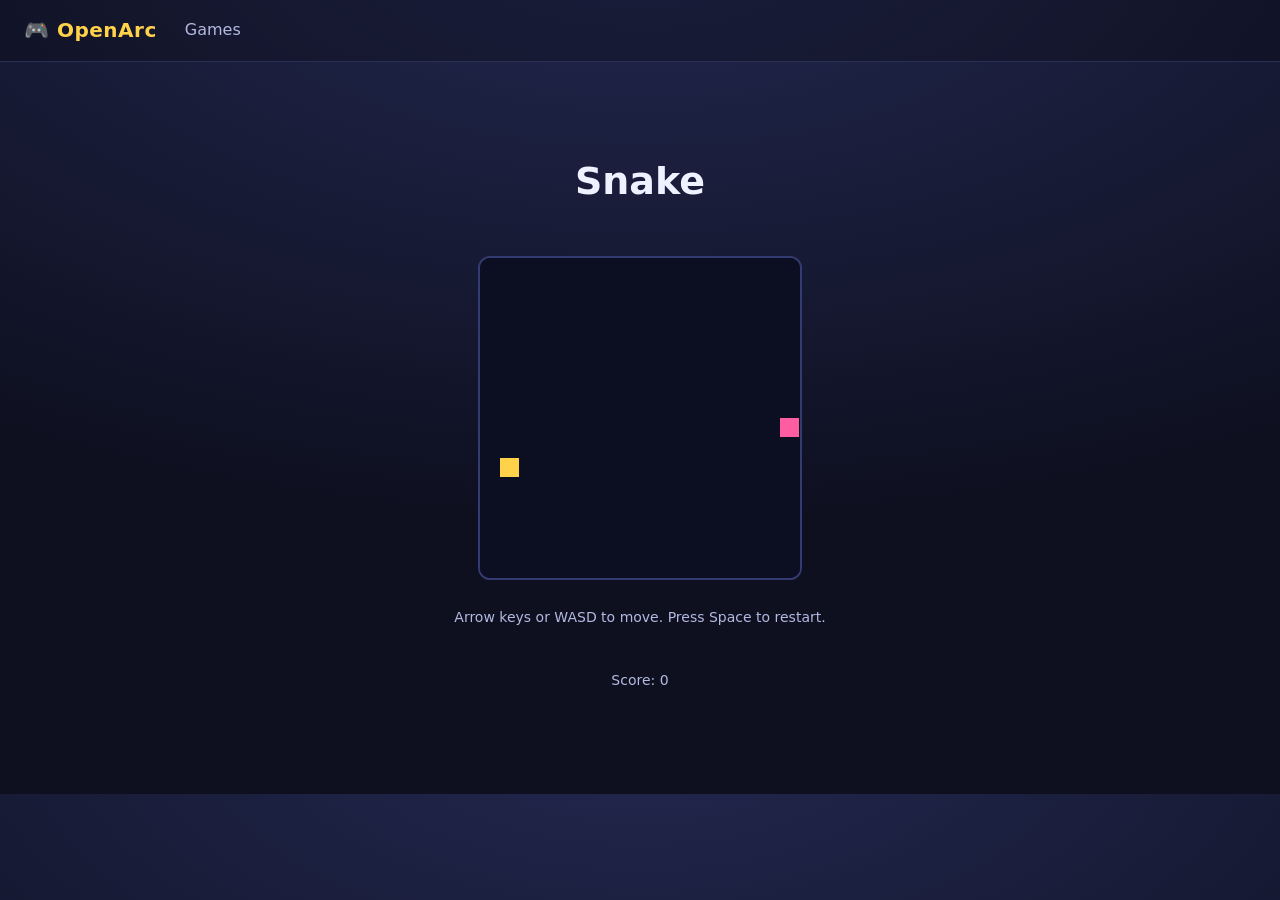
<file: play/snake.html>
<!DOCTYPE html>
<html lang="en">
<head>
  <meta charset="UTF-8" />
  <meta name="viewport" content="width=device-width, initial-scale=1.0" />
  <title>Snake — OpenArc</title>
  <meta name="description" content="Play Snake, a lightweight open-source static game hosted on OpenArc." />
  <meta name="robots" content="index, follow" />
  <link rel="canonical" href="https://openarc.example.com/play/snake.html" />
  <meta name="keywords" content="snake game, open source game, HTML5 game, static game, browser game" />
  <meta property="og:type" content="website" />
  <meta property="og:site_name" content="OpenArc" />
  <meta property="og:locale" content="en_US" />
  <meta property="og:title" content="Snake — OpenArc" />
  <meta property="og:description" content="Classic Snake: eat, grow and avoid the wall. A dependency-free static HTML5 game." />
  <meta property="og:url" content="https://openarc.example.com/play/snake.html" />
  <meta property="og:image" content="https://openarc.example.com/assets/img/cover.png" />
  <meta property="og:image:width" content="1200" />
  <meta property="og:image:height" content="630" />
  <meta name="twitter:card" content="summary_large_image" />
  <meta name="twitter:site" content="@openarc" />
  <meta name="twitter:title" content="Snake — OpenArc" />
  <meta name="twitter:description" content="Classic Snake: eat, grow and avoid the wall. A dependency-free static HTML5 game." />
  <meta name="twitter:image" content="https://openarc.example.com/assets/img/cover.png" />
  <script type="application/ld+json">
  {"@context":"https://schema.org","@type":"VideoGame","name":"Snake",
   "description":"Classic Snake: eat, grow and avoid the wall. A dependency-free static HTML5 game.",
   "url":"https://openarc.example.com/play/snake.html","genre":"Arcade",
   "playMode":"SinglePlayer","gamePlatform":"Web Browser",
   "applicationCategory":"Game","operatingSystem":"Any (browser)",
   "isAccessibleForFree":true,
   "license":"https://opensource.org/licenses/MIT"}
  </script>
  <link rel="stylesheet" href="/assets/css/style.css" />
  <style>
    .stage { display: grid; place-items: center; gap: 12px; padding: 24px 0; }
    canvas { background: #0c0e22; border: 2px solid #343a72; border-radius: 12px; }
    .hint { color: var(--muted); font-size: 14px; }
  </style>
</head>
<body>
  <a class="skip-link" href="#main">Skip to main content</a>
  <header class="site-header">
    <a class="brand" href="/">🎮 OpenArc</a>
    <nav aria-label="Primary"><a href="/games.html">Games</a></nav>
  </header>
  <main id="main">
    <section class="stage" aria-labelledby="t">
      <h1 id="t">Snake</h1>
      <canvas id="c" width="320" height="320" aria-label="Snake game"></canvas>
      <p class="hint">Arrow keys or WASD to move. Press Space to restart.</p>
      <p class="hint" role="status" aria-live="polite">Score: <span id="score">0</span></p>
    </section>
      <!--GAME_CONTENT-->
  </main>
  <script>
    const cv = document.getElementById("c"), ctx = cv.getContext("2d");
    const N = 16, S = cv.width / N;
    let snake, dir, food, score, over;
    function reset() {
      snake = [{x:8,y:8}]; dir = {x:1,y:0}; score = 0; over = false;
      placeFood(); document.getElementById("score").textContent = 0;
    }
    function placeFood() {
      do { food = {x:(Math.random()*N)|0, y:(Math.random()*N)|0}; }
      while (snake.some(s => s.x===food.x && s.y===food.y));
    }
    function step() {
      if (over) return;
      const head = {x: snake[0].x+dir.x, y: snake[0].y+dir.y};
      if (head.x<0||head.y<0||head.x>=N||head.y>=N||snake.some(s=>s.x===head.x&&s.y===head.y)) { over = true; return; }
      snake.unshift(head);
      if (head.x===food.x && head.y===food.y) { score++; document.getElementById("score").textContent = score; placeFood(); }
      else snake.pop();
    }
    function draw() {
      ctx.fillStyle = "#0c0e22"; ctx.fillRect(0,0,cv.width,cv.height);
      ctx.fillStyle = "#ffd24a"; ctx.fillRect(food.x*S, food.y*S, S-1, S-1);
      ctx.fillStyle = over ? "#ff5da2" : "#5dd6ff";
      snake.forEach(s => ctx.fillRect(s.x*S, s.y*S, S-1, S-1));
    }
    function loop() { step(); draw(); }
    addEventListener("keydown", e => {
      const k = e.key.toLowerCase();
      if (k===" " && over) return reset();
      if (k==="arrowup"||k==="w") dir={x:0,y:-1};
      else if (k==="arrowdown"||k==="s") dir={x:0,y:1};
      else if (k==="arrowleft"||k==="a") dir={x:-1,y:0};
      else if (k==="arrowright"||k==="d") dir={x:1,y:0};
    });
    reset(); setInterval(loop, 110);
  </script>
</body>
</html>
</file>
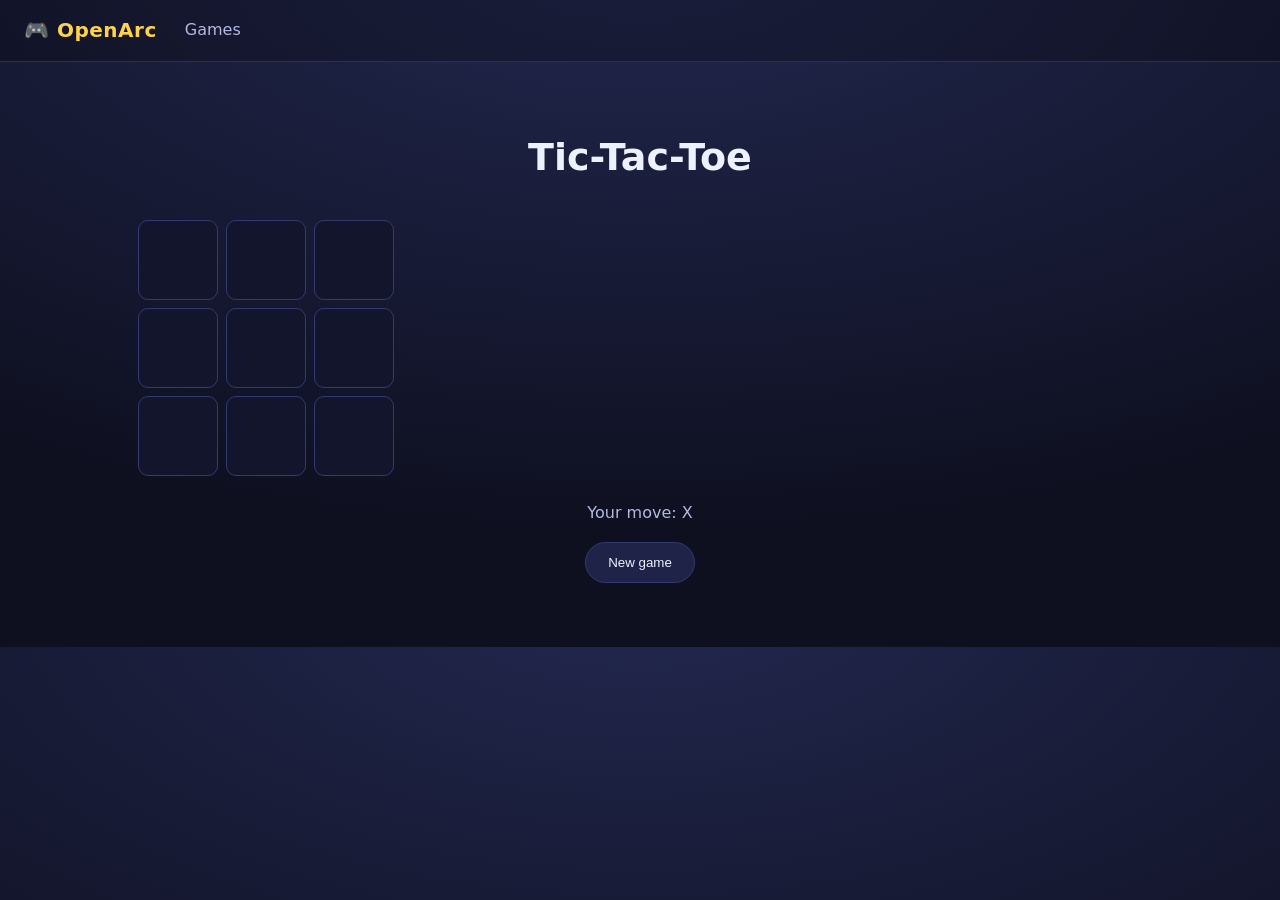
<file: play/tic-tac-toe.html>
<!DOCTYPE html>
<html lang="en">
<head>
  <meta charset="UTF-8" />
  <meta name="viewport" content="width=device-width, initial-scale=1.0" />
  <title>Tic-Tac-Toe — OpenArc</title>
  <meta name="description" content="Play Tic-Tac-Toe, a lightweight open-source static game hosted on OpenArc." />
  <meta name="robots" content="index, follow" />
  <link rel="canonical" href="https://openarc.example.com/play/tic-tac-toe.html" />
  <meta name="keywords" content="tic tac toe, open source game, HTML5 game, static game, browser game" />
  <meta property="og:type" content="website" />
  <meta property="og:site_name" content="OpenArc" />
  <meta property="og:locale" content="en_US" />
  <meta property="og:title" content="Tic-Tac-Toe — OpenArc" />
  <meta property="og:description" content="Minimal two-player Tic-Tac-Toe built in vanilla JavaScript." />
  <meta property="og:url" content="https://openarc.example.com/play/tic-tac-toe.html" />
  <meta property="og:image" content="https://openarc.example.com/assets/img/cover.png" />
  <meta property="og:image:width" content="1200" />
  <meta property="og:image:height" content="630" />
  <meta name="twitter:card" content="summary_large_image" />
  <meta name="twitter:site" content="@openarc" />
  <meta name="twitter:title" content="Tic-Tac-Toe — OpenArc" />
  <meta name="twitter:description" content="Minimal two-player Tic-Tac-Toe built in vanilla JavaScript." />
  <meta name="twitter:image" content="https://openarc.example.com/assets/img/cover.png" />
  <script type="application/ld+json">
  {"@context":"https://schema.org","@type":"VideoGame","name":"Tic-Tac-Toe",
   "description":"Minimal two-player Tic-Tac-Toe built in vanilla JavaScript.",
   "url":"https://openarc.example.com/play/tic-tac-toe.html","genre":"Puzzle",
   "playMode":"SinglePlayer","gamePlatform":"Web Browser",
   "applicationCategory":"Game","operatingSystem":"Any (browser)",
   "isAccessibleForFree":true,
   "license":"https://opensource.org/licenses/MIT"}
  </script>
  <link rel="stylesheet" href="/assets/css/style.css" />
  <style>
    .board { display: grid; grid-template-columns: repeat(3, 80px); gap: 8px; margin: 24px auto; }
    .cell { width: 80px; height: 80px; font-size: 38px; display: grid; place-items: center;
      background: #12152c; border: 1px solid #343a72; border-radius: 10px; cursor: pointer; color: var(--text); }
    .cell:hover { background: #1b1f3f; }
    .status { text-align: center; color: var(--muted); }
  </style>
</head>
<body>
  <a class="skip-link" href="#main">Skip to main content</a>
  <header class="site-header">
    <a class="brand" href="/">🎮 OpenArc</a>
    <nav aria-label="Primary"><a href="/games.html">Games</a></nav>
  </header>
  <main id="main">
    <section aria-labelledby="t" style="text-align:center">
      <h1 id="t">Tic-Tac-Toe</h1>
      <div class="board" id="board" role="grid" aria-label="Tic-Tac-Toe board"></div>
      <p class="status" id="status">Your move: X</p>
      <button class="btn" onclick="reset()" style="margin:auto;display:block">New game</button>
    </section>
      <!--GAME_CONTENT-->
  </main>
  <script>
    let board, turn, done;
    const boardEl = document.getElementById("board"), statusEl = document.getElementById("status");
    function reset() {
      board = Array(9).fill("");
      turn = "X"; done = false; statusEl.textContent = "Your move: X";
      boardEl.innerHTML = "";
      for (let i=0;i<9;i++){
        const c = document.createElement("button");
        c.className = "cell"; c.setAttribute("role","gridcell");
        c.onclick = () => move(i); boardEl.appendChild(c);
      }
    }
    function move(i){
      if (done || board[i]) return;
      board[i] = turn; boardEl.children[i].textContent = turn;
      if (win(turn)) { done = true; statusEl.textContent = turn + " wins!"; return; }
      if (board.every(Boolean)) { done = true; statusEl.textContent = "Draw"; return; }
      turn = turn === "X" ? "O" : "X"; statusEl.textContent = "Your move: " + turn;
    }
    function win(p){
      const L=[[0,1,2],[3,4,5],[6,7,8],[0,3,6],[1,4,7],[2,5,8],[0,4,8],[2,4,6]];
      return L.some(([a,b,c])=>board[a]===p&&board[b]===p&&board[c]===p);
    }
    reset();
  </script>
</body>
</html>
</file>
<file: assets/css/style.css>
/* OpenArc — accessible, performance-friendly static stylesheet.
   No web fonts, no external requests, no layout-shifting media. */
:root {
  --bg: #0e1020;
  --panel: #171a33;
  --panel-2: #1f2347;
  --text: #eef1ff;      /* contrast vs --bg: ~13:1 (AAA) */
  --muted: #b3b9e0;     /* contrast vs --bg: ~8:1 (AAA) */
  --accent: #ffd24a;
  --accent-2: #7ee0ff;
  --radius: 14px;
}
* { box-sizing: border-box; }

/* ---- Accessibility ---- */
[hidden] { display: none !important; }
.skip-link {
  position: absolute; left: -9999px; top: 0; z-index: 100;
  background: var(--accent); color: #1a1320; padding: 10px 16px;
  border-radius: 0 0 8px 0; font-weight: 700;
}
.skip-link:focus { left: 0; }
:focus-visible { outline: 3px solid var(--accent-2); outline-offset: 2px; }
@media (prefers-reduced-motion: reduce) {
  html { scroll-behavior: auto; }
  * { transition: none !important; animation: none !important; }
}

html { scroll-behavior: smooth; }
body {
  margin: 0;
  font-family: "Segoe UI", system-ui, -apple-system, sans-serif;
  background: radial-gradient(1200px 600px at 50% -10%, #232850, var(--bg));
  color: var(--text);
  line-height: 1.65;
}
a { color: var(--accent-2); text-decoration: none; }
a:hover { text-decoration: underline; }

/* ---- Header ---- */
.site-header {
  display: flex; align-items: center; gap: 18px; flex-wrap: wrap;
  padding: 14px 24px; background: rgba(0,0,0,.25);
  border-bottom: 1px solid #2b2f55; position: sticky; top: 0; z-index: 10;
}
.brand { font-weight: 800; font-size: 20px; color: var(--accent); letter-spacing: .5px; }
.site-header nav a { color: var(--muted); margin-left: 10px; }
.site-header nav a:hover { color: var(--text); text-decoration: none; }
.site-header nav a[aria-current="page"] { color: var(--accent); font-weight: 700; }

main { max-width: 1040px; margin: 0 auto; padding: 32px 18px 64px; }

/* ---- Hero ---- */
.hero { text-align: center; padding: 32px 0 20px; }
.hero h1 { font-size: clamp(28px, 5vw, 46px); margin: 0 0 14px; line-height: 1.15; }
.lead { color: var(--muted); max-width: 760px; margin: 0 auto 22px; font-size: 18px; }
.cta { display: flex; gap: 12px; justify-content: center; flex-wrap: wrap; }
.btn {
  display: inline-block; padding: 12px 22px; border-radius: 999px;
  background: var(--panel-2); color: var(--text); border: 1px solid #343a72;
}
.btn.primary { background: linear-gradient(180deg, var(--accent), #f5a623); color: #1a1320; font-weight: 700; border: none; }
.btn:hover { text-decoration: none; transform: translateY(-1px); }
.stats { color: var(--accent); font-size: 14px; margin-top: 16px; min-height: 20px; }

h1 { font-size: clamp(26px, 4vw, 38px); }
h2 { font-size: 24px; margin: 44px 0 14px; border-left: 4px solid var(--accent); padding-left: 12px; }
h3 { font-size: 18px; margin: 0; }
.section-note { color: var(--muted); font-size: 15px; }

/* ---- TL;DR (GEO block) ---- */
.tldr {
  max-width: 720px; margin: 20px auto 0; text-align: left;
  background: var(--panel); border: 1px solid #2a2f5a;
  border-radius: var(--radius); padding: 14px 20px;
}
.tldr h2 { font-size: 16px; margin: 0 0 8px; border: none; padding: 0; color: var(--accent); }
.tldr ul { margin: 0; padding-left: 20px; }
.tldr li { color: var(--muted); font-size: 14px; }

/* ---- Game grid ---- */
.grid {
  display: grid; gap: 16px; list-style: none; margin: 0; padding: 0;
  grid-template-columns: repeat(auto-fill, minmax(240px, 1fr));
}
.card {
  background: linear-gradient(180deg, var(--panel), #12152c);
  border: 1px solid #2a2f5a; border-radius: var(--radius);
  padding: 16px; display: flex; flex-direction: column; gap: 10px;
  transition: transform .15s ease, box-shadow .15s ease;
}
.card:hover { transform: translateY(-3px); box-shadow: 0 12px 30px rgba(0,0,0,.45); }
.card .thumb {
  position: relative; height: 120px; overflow: hidden;
  display: flex; align-items: center; justify-content: center;
  background: var(--panel-2); border-radius: 10px 10px 0 0;
  margin: -16px -16px 0; font-size: 40px;
}
.card .thumb .cover {
  position: absolute; inset: 0; width: 100%; height: 100%;
  object-fit: cover; z-index: 1;
}
.card p { margin: 0; color: var(--muted); font-size: 14px; }
.card .meta { display: flex; gap: 8px; flex-wrap: wrap; margin-top: auto; }
.tag {
  font-size: 11px; padding: 3px 9px; border-radius: 999px;
  background: #262b52; color: var(--muted); border: 1px solid #343a72;
}
.tag.src { background: #143a2e; color: #8ff0c4; }
.tag.lic { background: #2a2350; color: #c9b8ff; }
.card .play { align-self: flex-start; margin-top: 6px; }

/* ---- Table ---- */
.src-table { width: 100%; border-collapse: collapse; margin: 8px 0 16px; font-size: 15px; }
.src-table caption { text-align: left; color: var(--muted); font-size: 14px; padding-bottom: 8px; }
.src-table th, .src-table td { border: 1px solid #2a2f5a; padding: 10px 12px; text-align: left; }
.src-table thead th { background: var(--panel-2); color: var(--text); }
.src-table td { color: var(--muted); }

/* ---- FAQ ---- */
.faq details {
  background: var(--panel); border: 1px solid #2a2f5a;
  border-radius: 10px; padding: 10px 14px; margin-bottom: 8px;
}
.faq summary { cursor: pointer; font-weight: 600; }
.faq p { margin: 8px 0 0; color: var(--muted); }

/* ---- Steps ---- */
.steps li { color: var(--muted); margin-bottom: 6px; }

/* ---- Controls (listing page) ---- */
.controls {
  display: flex; gap: 14px; flex-wrap: wrap; align-items: center;
  justify-content: space-between; margin: 16px 0;
}
.filters { display: flex; gap: 8px; flex-wrap: wrap; }
.filters button {
  padding: 7px 14px; border-radius: 999px; cursor: pointer;
  background: var(--panel-2); color: var(--text); border: 1px solid #343a72;
}
.filters button[aria-pressed="true"] { background: var(--accent); color: #1a1320; border: none; font-weight: 700; }
.search-label { display: flex; align-items: center; gap: 8px; color: var(--muted); font-size: 14px; }
#search {
  padding: 9px 14px; border-radius: 10px; min-width: 220px;
  background: var(--panel); color: var(--text); border: 1px solid #343a72;
}

/* ---- Footer ---- */
.site-footer { padding: 24px; text-align: center; color: var(--muted); border-top: 1px solid #2b2f55; }
.site-footer nav a { margin: 0 8px; }

code { background: #0c0e22; padding: 2px 6px; border-radius: 6px; color: var(--accent); }

@media (max-width: 600px) {
  .controls { flex-direction: column; align-items: stretch; }
  #search { width: 100%; }
}

/* ---- Game detail pages (per-game canonical URL) ---- */
.game-detail { max-width: 820px; margin: 0 auto; }
.game-detail h1 { font-size: clamp(28px, 4vw, 40px); margin: 0 0 8px; }
.game-detail .lead { color: var(--muted); font-size: 18px; margin: 0 0 24px; }
.game-meta {
  display: grid; grid-template-columns: max-content 1fr; gap: 6px 16px;
  margin: 0 0 22px; padding: 14px 18px;
  background: var(--panel); border: 1px solid #2a2f5a; border-radius: var(--radius);
}
.game-cover-wrap { margin: 0 0 22px; }
.game-cover {
  width: 100%; max-height: 360px; object-fit: cover; display: block;
  border-radius: var(--radius); border: 1px solid #2a2f5a; background: var(--panel-2);
}
.game-meta dt { color: var(--accent); font-weight: 700; font-size: 14px; }
.game-meta dd { margin: 0; color: var(--muted); font-size: 14px; }
.stage { display: grid; place-items: center; gap: 12px; padding: 8px 0 20px; }
.game-frame {
  width: 100%; max-width: 720px; aspect-ratio: 4 / 3; border: 2px solid #343a72;
  border-radius: 12px; background: #0c0e22;
}

/* ---- Why (GEO structured content block) ---- */
.why-list {
  display: grid; grid-template-columns: max-content 1fr; gap: 10px 18px;
  margin: 14px 0 0; padding: 16px 20px;
  background: var(--panel); border: 1px solid #2a2f5a; border-radius: var(--radius);
}
.why-list dt { color: var(--accent); font-weight: 700; }
.why-list dd { margin: 0; color: var(--muted); }

/* ---- Breadcrumb (visible + semantic, mirrors BreadcrumbList JSON-LD) ---- */
.breadcrumb-nav { margin: 0 0 22px; }
.breadcrumb {
  display: flex; flex-wrap: wrap; align-items: center; gap: 0 8px;
  list-style: none; margin: 0; padding: 0; font-size: 14px; color: var(--muted);
}
.breadcrumb li { display: inline-flex; align-items: center; }
.breadcrumb li:not(:last-child)::after {
  content: "/"; margin-left: 8px; color: #4a4f7a;
}
.breadcrumb a { color: var(--muted); }
.breadcrumb a:hover { color: var(--text); text-decoration: none; }
.breadcrumb [aria-current="page"] { color: var(--text); font-weight: 600; }
</file>
